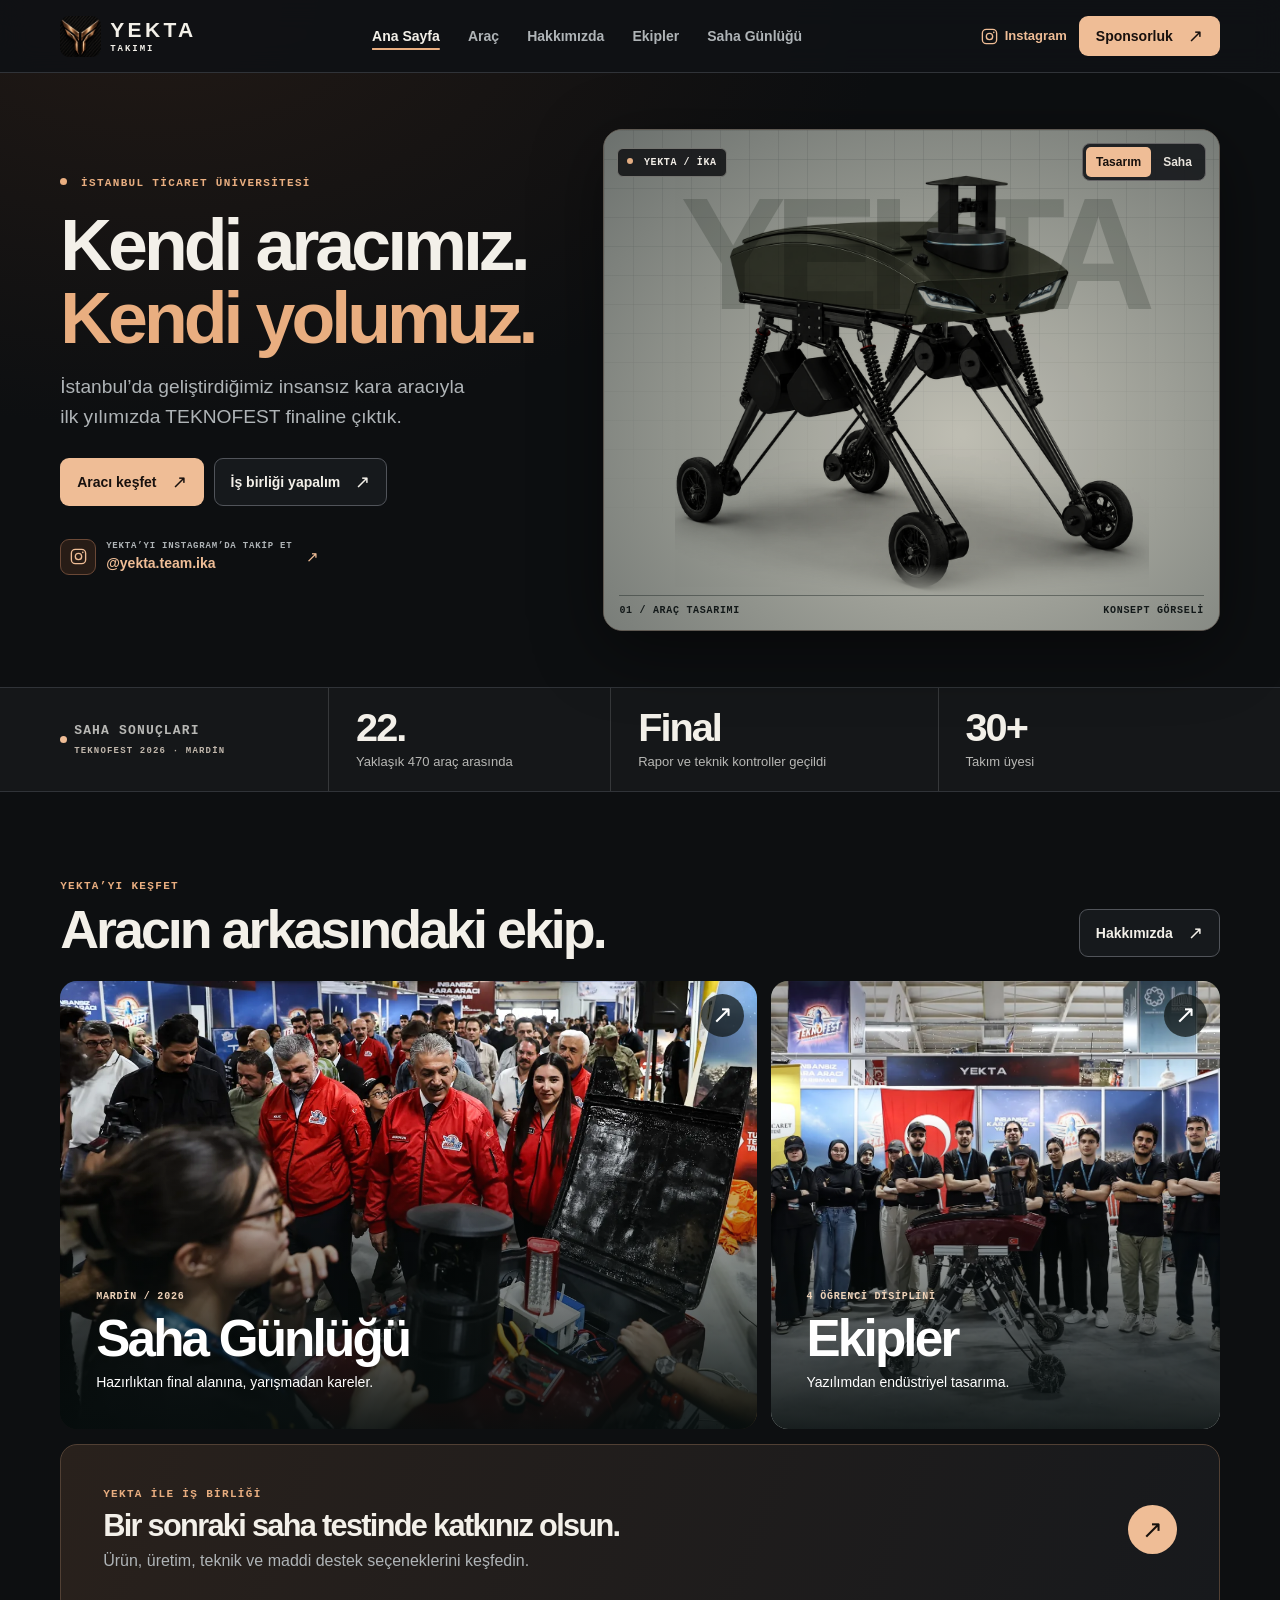
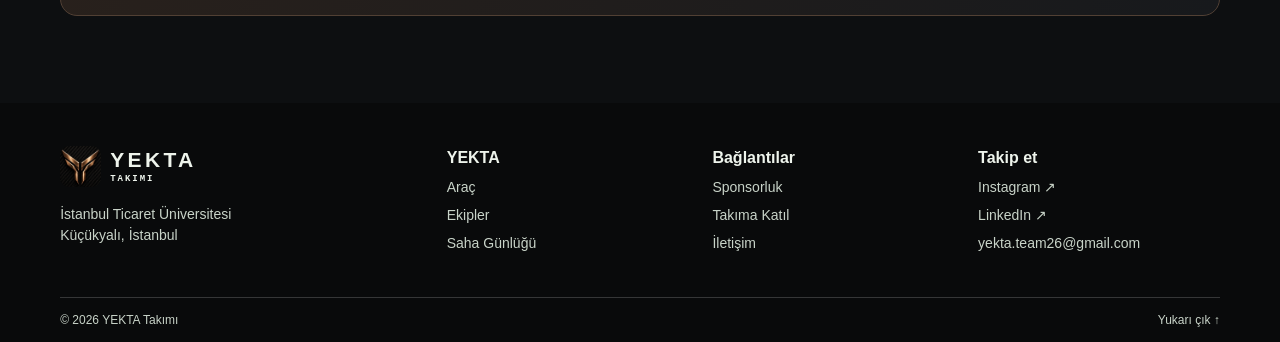
<file: index.html>
<!doctype html>
<html lang="tr">
<head>
<meta charset="utf-8">
<meta name="viewport" content="width=device-width, initial-scale=1">
<meta name="description" content="YEKTA Takımı’nın insansız kara aracını, TEKNOFEST final yolculuğunu ve sponsorluk fırsatlarını keşfedin.">
<meta name="theme-color" content="#101313">
<meta property="og:title" content="İnsansız Kara Aracı | YEKTA Takımı">
<meta property="og:description" content="YEKTA Takımı’nın insansız kara aracını, TEKNOFEST final yolculuğunu ve sponsorluk fırsatlarını keşfedin.">
<meta property="og:type" content="website">
<meta property="og:image" content="https://yektateam.me/assets/demo.webp">
<link rel="icon" href="assets/logo.png">
<link rel="stylesheet" href="style.css">
<script src="script.js" defer></script>
<title>İnsansız Kara Aracı | YEKTA Takımı</title>
</head>
<body>
<a class="skip" href="#main">İçeriğe geç</a>
<header class="site-header">
 <div class="wrap nav-bar">
  <a class="brand" href="index.html" aria-label="YEKTA Takımı ana sayfa"><img src="assets/logo.png" alt="" width="42" height="42"><span>YEKTA <small>TAKIMI</small></span></a>
  <button class="menu-toggle" type="button" aria-expanded="false" aria-controls="nav" hidden>Menü <span aria-hidden="true">☰</span></button>
  <nav id="nav" aria-label="Ana menü"><a href="index.html" aria-current="page">Ana Sayfa</a><a href="projects.html">Araç</a><a href="about.html">Hakkımızda</a><a href="teams.html">Ekipler</a><a href="gallery.html">Saha Günlüğü</a><a class="mobile-sponsor" href="sponsorluk.html">Sponsorluk ↗</a></nav>
  <div class="header-actions"><a class="header-instagram" aria-label="Instagram’da YEKTA" href="https://www.instagram.com/yekta.team.ika/" target="_blank" rel="noopener"><svg viewBox="0 0 24 24" width="19" height="19" fill="none" stroke="currentColor" stroke-width="1.7" aria-hidden="true"><rect x="3" y="3" width="18" height="18" rx="5"/><circle cx="12" cy="12" r="4"/><circle cx="17.4" cy="6.8" r="1" fill="currentColor" stroke="none"/></svg><span>Instagram</span></a><a class="button nav-action" href="sponsorluk.html" >Sponsorluk<span aria-hidden="true">↗</span></a></div>
 </div>
</header>
<main id="main">

<section class="home-hero wrap">
 <div class="hero-copy">
  <p class="eyebrow"><i></i> İstanbul Ticaret Üniversitesi</p>
  <h1>Kendi aracımız.<br><em>Kendi yolumuz.</em></h1>
  <p class="lead">İstanbul’da geliştirdiğimiz insansız kara aracıyla ilk yılımızda TEKNOFEST finaline çıktık.</p>
  <div class="actions"><a class="button primary" href="projects.html" >Aracı keşfet<span aria-hidden="true">↗</span></a><a class="button secondary" href="sponsorluk.html" >İş birliği yapalım<span aria-hidden="true">↗</span></a></div>
  <a class="hero-instagram" href="https://www.instagram.com/yekta.team.ika/" target="_blank" rel="noopener"><span class="ig-mark"><svg viewBox="0 0 24 24" width="19" height="19" fill="none" stroke="currentColor" stroke-width="1.7" aria-hidden="true"><rect x="3" y="3" width="18" height="18" rx="5"/><circle cx="12" cy="12" r="4"/><circle cx="17.4" cy="6.8" r="1" fill="currentColor" stroke="none"/></svg></span><span><small>YEKTA’YI INSTAGRAM’DA TAKİP ET</small><strong>@yekta.team.ika</strong></span><span aria-hidden="true">↗</span></a>
 </div>
 <section class="viewer" aria-label="YEKTA araç vitrini" data-viewer>
    <div class="viewer-toolbar">
      <span class="viewer-id"><i></i> YEKTA / İKA</span>
      <div class="switch" aria-label="Araç görünümü" hidden><button type="button" data-view="design" aria-controls="view-design" aria-pressed="true">Tasarım</button><button type="button" data-view="field" aria-controls="view-field" aria-pressed="false">Saha</button></div>
    </div>
    <figure class="vehicle-frame design-view" id="view-design">
      <div class="grid-lines" aria-hidden="true"></div>
      <span class="vehicle-word" aria-hidden="true">YEKTA</span>
      <img class="render" src="assets/vehicle-design.webp" alt="YEKTA insansız kara aracının tasarım görseli" width="1310" height="1200" fetchpriority="high">
      <figcaption><span>01 / ARAÇ TASARIMI</span><span>KONSEPT GÖRSELİ</span></figcaption>
    </figure>
    <figure class="vehicle-frame field-view" id="view-field" hidden>
      <img src="assets/mardin-angle.webp" alt="YEKTA’nın bordo prototipi Mardin’deki TEKNOFEST yarışma alanında" width="1500" height="999" loading="lazy">
      <figcaption><span>02 / SAHA PROTOTİPİ</span><span>MARDİN · 2026</span></figcaption>
    </figure>
  </section>
</section>
<section class="result-bar" aria-label="YEKTA rakamlarla">
 <div class="wrap results">
  <div class="result-label"><i></i><span>SAHA SONUÇLARI<small>TEKNOFEST 2026 · MARDİN</small></span></div>
  <div><strong>22.</strong><span>Yaklaşık 470 araç arasında</span></div>
  <div><strong>Final</strong><span>Rapor ve teknik kontroller geçildi</span></div>
  <div><strong>30+</strong><span>Takım üyesi</span></div>
 </div>
</section>
<section class="wrap section">
 <div class="section-heading"><div><p class="eyebrow">YEKTA’yı keşfet</p><h2>Aracın arkasındaki ekip.</h2></div><a class="button secondary" href="about.html" >Hakkımızda<span aria-hidden="true">↗</span></a></div>
 <div class="discovery-grid">
  <a class="story story-main" href="gallery.html"><img src="assets/demo.webp" alt="YEKTA aracı TEKNOFEST standında ziyaretçilere tanıtılıyor" loading="lazy" ><div class="story-copy"><small>MARDİN / 2026</small><h3>Saha Günlüğü</h3><p>Hazırlıktan final alanına, yarışmadan kareler.</p></div><b aria-hidden="true">↗</b></a>
  <a class="story story-small" href="teams.html"><img src="assets/mardin-team.webp" alt="TEKNOFEST standında araçla birlikte YEKTA Takımı" loading="lazy" ><div class="story-copy"><small>4 ÖĞRENCİ DİSİPLİNİ</small><h3>Ekipler</h3><p>Yazılımdan endüstriyel tasarıma.</p></div><b aria-hidden="true">↗</b></a>
 </div>
 <a class="partner-banner" href="sponsorluk.html"><div><p class="eyebrow">YEKTA İLE İŞ BİRLİĞİ</p><h3>Bir sonraki saha testinde katkınız olsun.</h3><p>Ürün, üretim, teknik ve maddi destek seçeneklerini keşfedin.</p></div><span aria-hidden="true">↗</span></a>
</section>
</main>
<footer class="site-footer">
 <div class="wrap footer-grid">
  <div><a class="brand" href="index.html" aria-label="YEKTA Takımı ana sayfa"><img src="assets/logo.png" alt="" width="42" height="42"><span>YEKTA <small>TAKIMI</small></span></a><p>İstanbul Ticaret Üniversitesi<br>Küçükyalı, İstanbul</p></div>
  <div><strong>YEKTA</strong><a href="projects.html">Araç</a><a href="teams.html">Ekipler</a><a href="gallery.html">Saha Günlüğü</a></div>
  <div><strong>Bağlantılar</strong><a href="sponsorluk.html">Sponsorluk</a><a href="apply.html">Takıma Katıl</a><a href="contact.html">İletişim</a></div>
  <div><strong>Takip et</strong><a href="https://www.instagram.com/yekta.team.ika/" target="_blank" rel="noopener">Instagram ↗</a><a href="https://www.linkedin.com/company/yekta-team/" target="_blank" rel="noopener">LinkedIn ↗</a><a href="mailto:yekta.team26@gmail.com">yekta.team26@gmail.com</a></div>
 </div>
 <div class="wrap footer-base"><span>© 2026 YEKTA Takımı</span><a href="#main">Yukarı çık ↑</a></div>
</footer>
</body>
</html>
</file>
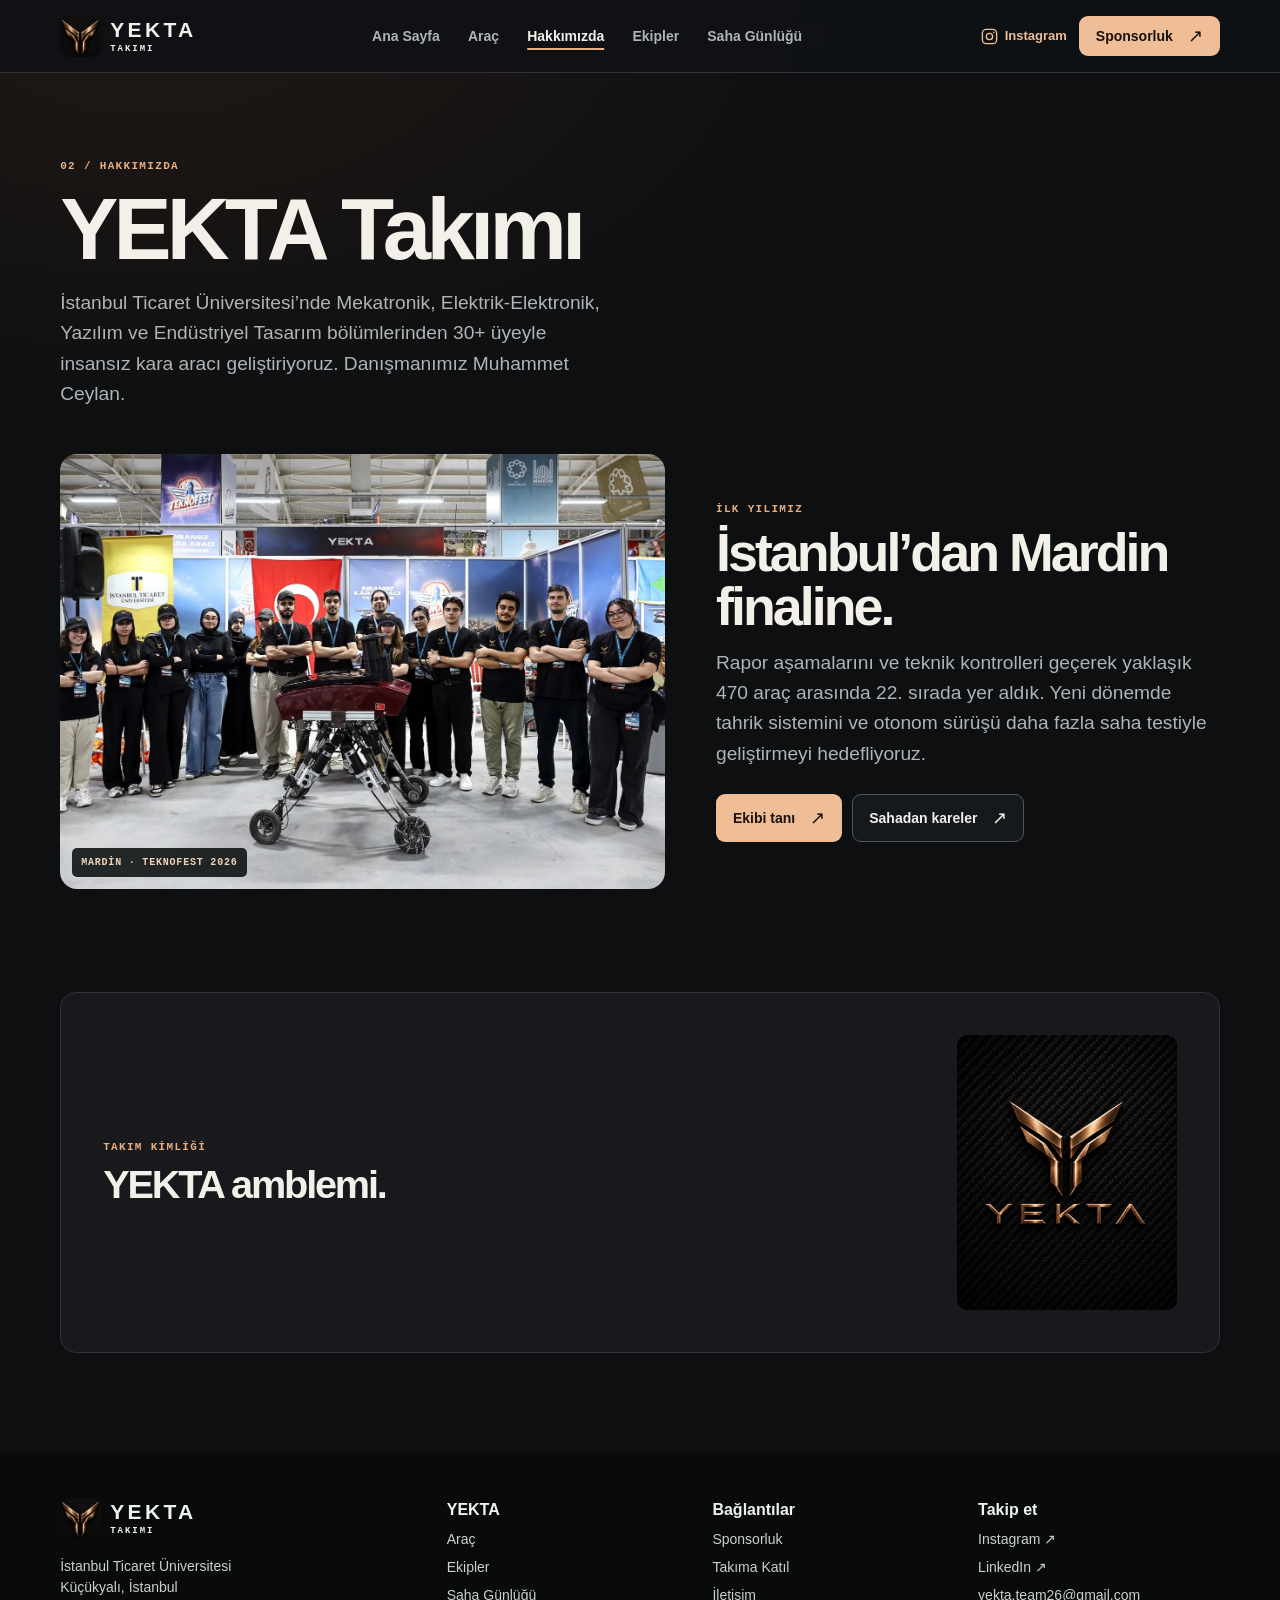
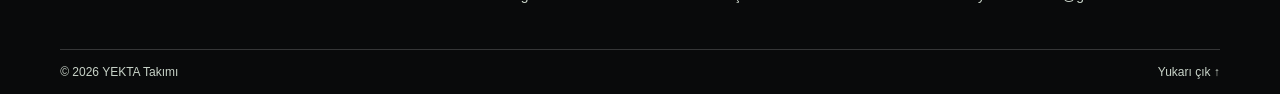
<file: about.html>
<!doctype html>
<html lang="tr">
<head>
<meta charset="utf-8">
<meta name="viewport" content="width=device-width, initial-scale=1">
<meta name="description" content="İstanbul Ticaret Üniversitesi öğrenci Ar-Ge takımı YEKTA hakkında.">
<meta name="theme-color" content="#101313">
<meta property="og:title" content="Hakkımızda | YEKTA Takımı">
<meta property="og:description" content="İstanbul Ticaret Üniversitesi öğrenci Ar-Ge takımı YEKTA hakkında.">
<meta property="og:type" content="website">
<meta property="og:image" content="https://yektateam.me/assets/demo.webp">
<link rel="icon" href="assets/logo.png">
<link rel="stylesheet" href="style.css">
<script src="script.js" defer></script>
<title>Hakkımızda | YEKTA Takımı</title>
</head>
<body>
<a class="skip" href="#main">İçeriğe geç</a>
<header class="site-header">
 <div class="wrap nav-bar">
  <a class="brand" href="index.html" aria-label="YEKTA Takımı ana sayfa"><img src="assets/logo.png" alt="" width="42" height="42"><span>YEKTA <small>TAKIMI</small></span></a>
  <button class="menu-toggle" type="button" aria-expanded="false" aria-controls="nav" hidden>Menü <span aria-hidden="true">☰</span></button>
  <nav id="nav" aria-label="Ana menü"><a href="index.html">Ana Sayfa</a><a href="projects.html">Araç</a><a href="about.html" aria-current="page">Hakkımızda</a><a href="teams.html">Ekipler</a><a href="gallery.html">Saha Günlüğü</a><a class="mobile-sponsor" href="sponsorluk.html">Sponsorluk ↗</a></nav>
  <div class="header-actions"><a class="header-instagram" aria-label="Instagram’da YEKTA" href="https://www.instagram.com/yekta.team.ika/" target="_blank" rel="noopener"><svg viewBox="0 0 24 24" width="19" height="19" fill="none" stroke="currentColor" stroke-width="1.7" aria-hidden="true"><rect x="3" y="3" width="18" height="18" rx="5"/><circle cx="12" cy="12" r="4"/><circle cx="17.4" cy="6.8" r="1" fill="currentColor" stroke="none"/></svg><span>Instagram</span></a><a class="button nav-action" href="sponsorluk.html" >Sponsorluk<span aria-hidden="true">↗</span></a></div>
 </div>
</header>
<main id="main">
<header class="wrap page-intro"><p class="eyebrow">02 / HAKKIMIZDA</p><h1>YEKTA Takımı</h1><p class="lead">İstanbul Ticaret Üniversitesi’nde Mekatronik, Elektrik-Elektronik, Yazılım ve Endüstriyel Tasarım bölümlerinden 30+ üyeyle insansız kara aracı geliştiriyoruz. Danışmanımız Muhammet Ceylan.</p></header>
<section class="wrap feature-grid">
 <figure class="feature-photo"><img src="assets/mardin-team.webp" alt="TEKNOFEST’te YEKTA Takımı" loading="lazy" ><figcaption>MARDİN · TEKNOFEST 2026</figcaption></figure>
 <div class="feature-copy"><p class="eyebrow">İLK YILIMIZ</p><h2>İstanbul’dan Mardin finaline.</h2><p class="lead">Rapor aşamalarını ve teknik kontrolleri geçerek yaklaşık 470 araç arasında 22. sırada yer aldık. Yeni dönemde tahrik sistemini ve otonom sürüşü daha fazla saha testiyle geliştirmeyi hedefliyoruz.</p><div class="actions"><a class="button primary" href="teams.html" >Ekibi tanı<span aria-hidden="true">↗</span></a><a class="button secondary" href="gallery.html" >Sahadan kareler<span aria-hidden="true">↗</span></a></div></div>
</section>
<section class="wrap identity">
 <div><p class="eyebrow">TAKIM KİMLİĞİ</p><h2>YEKTA amblemi.</h2></div>
 <img src="assets/yekta-logo.webp" alt="Karbon dokulu arka plan üzerinde bronz YEKTA amblemi ve takım adı" width="680" height="850" loading="lazy">
</section>
</main>
<footer class="site-footer">
 <div class="wrap footer-grid">
  <div><a class="brand" href="index.html" aria-label="YEKTA Takımı ana sayfa"><img src="assets/logo.png" alt="" width="42" height="42"><span>YEKTA <small>TAKIMI</small></span></a><p>İstanbul Ticaret Üniversitesi<br>Küçükyalı, İstanbul</p></div>
  <div><strong>YEKTA</strong><a href="projects.html">Araç</a><a href="teams.html">Ekipler</a><a href="gallery.html">Saha Günlüğü</a></div>
  <div><strong>Bağlantılar</strong><a href="sponsorluk.html">Sponsorluk</a><a href="apply.html">Takıma Katıl</a><a href="contact.html">İletişim</a></div>
  <div><strong>Takip et</strong><a href="https://www.instagram.com/yekta.team.ika/" target="_blank" rel="noopener">Instagram ↗</a><a href="https://www.linkedin.com/company/yekta-team/" target="_blank" rel="noopener">LinkedIn ↗</a><a href="mailto:yekta.team26@gmail.com">yekta.team26@gmail.com</a></div>
 </div>
 <div class="wrap footer-base"><span>© 2026 YEKTA Takımı</span><a href="#main">Yukarı çık ↑</a></div>
</footer>
</body>
</html>
</file>
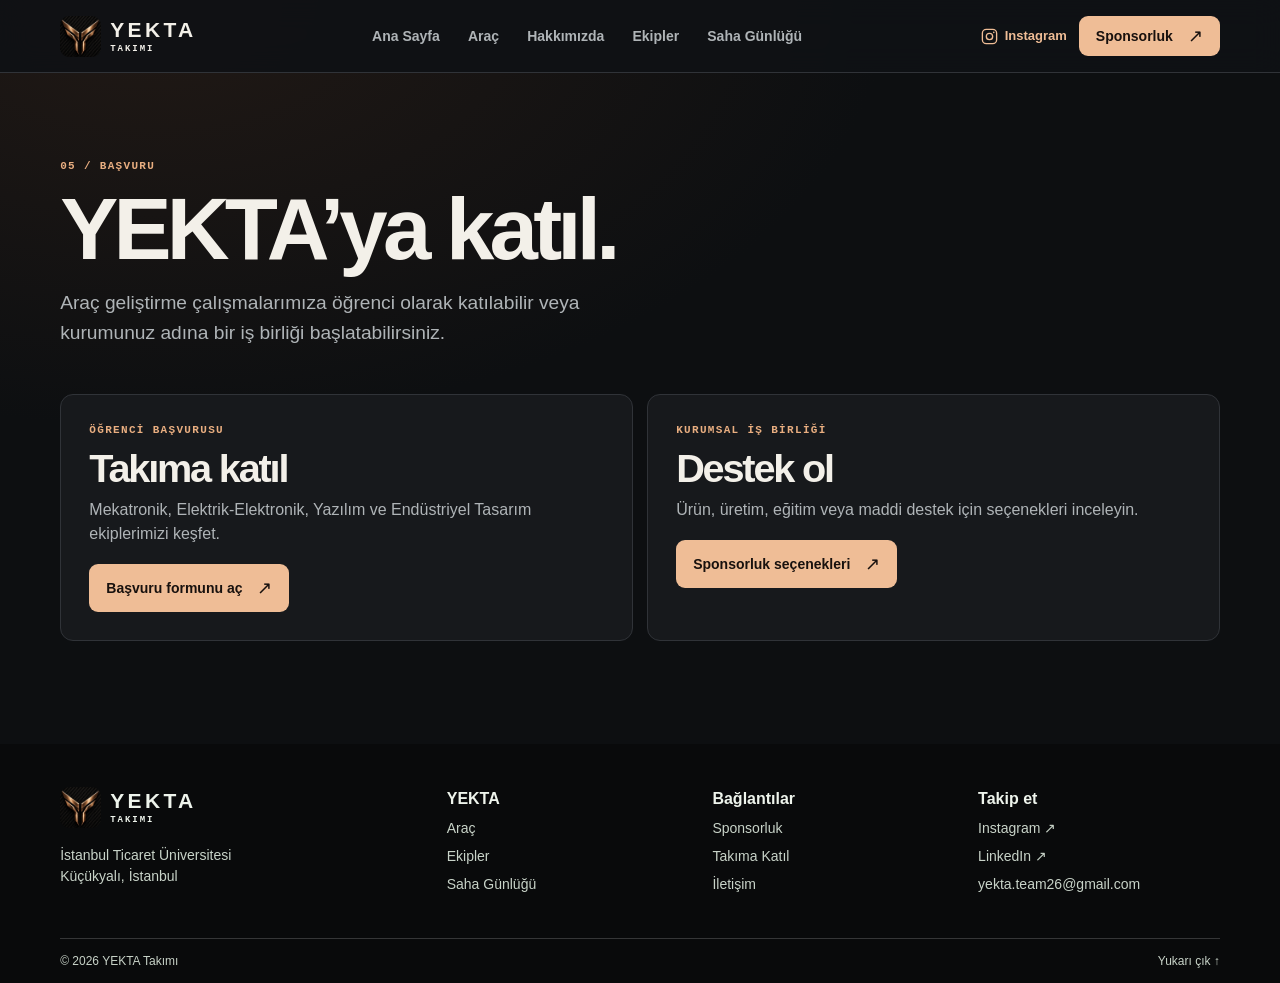
<file: apply.html>
<!doctype html>
<html lang="tr">
<head>
<meta charset="utf-8">
<meta name="viewport" content="width=device-width, initial-scale=1">
<meta name="description" content="YEKTA Takımı’na öğrenci başvurusu ve sponsorluk seçenekleri.">
<meta name="theme-color" content="#101313">
<meta property="og:title" content="Başvuru | YEKTA Takımı">
<meta property="og:description" content="YEKTA Takımı’na öğrenci başvurusu ve sponsorluk seçenekleri.">
<meta property="og:type" content="website">
<meta property="og:image" content="https://yektateam.me/assets/demo.webp">
<link rel="icon" href="assets/logo.png">
<link rel="stylesheet" href="style.css">
<script src="script.js" defer></script>
<title>Başvuru | YEKTA Takımı</title>
</head>
<body>
<a class="skip" href="#main">İçeriğe geç</a>
<header class="site-header">
 <div class="wrap nav-bar">
  <a class="brand" href="index.html" aria-label="YEKTA Takımı ana sayfa"><img src="assets/logo.png" alt="" width="42" height="42"><span>YEKTA <small>TAKIMI</small></span></a>
  <button class="menu-toggle" type="button" aria-expanded="false" aria-controls="nav" hidden>Menü <span aria-hidden="true">☰</span></button>
  <nav id="nav" aria-label="Ana menü"><a href="index.html">Ana Sayfa</a><a href="projects.html">Araç</a><a href="about.html">Hakkımızda</a><a href="teams.html">Ekipler</a><a href="gallery.html">Saha Günlüğü</a><a class="mobile-sponsor" href="sponsorluk.html">Sponsorluk ↗</a></nav>
  <div class="header-actions"><a class="header-instagram" aria-label="Instagram’da YEKTA" href="https://www.instagram.com/yekta.team.ika/" target="_blank" rel="noopener"><svg viewBox="0 0 24 24" width="19" height="19" fill="none" stroke="currentColor" stroke-width="1.7" aria-hidden="true"><rect x="3" y="3" width="18" height="18" rx="5"/><circle cx="12" cy="12" r="4"/><circle cx="17.4" cy="6.8" r="1" fill="currentColor" stroke="none"/></svg><span>Instagram</span></a><a class="button nav-action" href="sponsorluk.html" >Sponsorluk<span aria-hidden="true">↗</span></a></div>
 </div>
</header>
<main id="main">
<header class="wrap page-intro"><p class="eyebrow">05 / BAŞVURU</p><h1>YEKTA’ya katıl.</h1><p class="lead">Araç geliştirme çalışmalarımıza öğrenci olarak katılabilir veya kurumunuz adına bir iş birliği başlatabilirsiniz.</p></header>
<section class="wrap choice-grid">
 <article><p class="eyebrow">ÖĞRENCİ BAŞVURUSU</p><h2>Takıma katıl</h2><p>Mekatronik, Elektrik-Elektronik, Yazılım ve Endüstriyel Tasarım ekiplerimizi keşfet.</p><a class="button primary" href="https://forms.gle/cr97oegYqD5GUCSR9" target="_blank" rel="noopener">Başvuru formunu aç<span aria-hidden="true">↗</span></a></article>
 <article><p class="eyebrow">KURUMSAL İŞ BİRLİĞİ</p><h2>Destek ol</h2><p>Ürün, üretim, eğitim veya maddi destek için seçenekleri inceleyin.</p><a class="button primary" href="sponsorluk.html" >Sponsorluk seçenekleri<span aria-hidden="true">↗</span></a></article>
</section>
</main>
<footer class="site-footer">
 <div class="wrap footer-grid">
  <div><a class="brand" href="index.html" aria-label="YEKTA Takımı ana sayfa"><img src="assets/logo.png" alt="" width="42" height="42"><span>YEKTA <small>TAKIMI</small></span></a><p>İstanbul Ticaret Üniversitesi<br>Küçükyalı, İstanbul</p></div>
  <div><strong>YEKTA</strong><a href="projects.html">Araç</a><a href="teams.html">Ekipler</a><a href="gallery.html">Saha Günlüğü</a></div>
  <div><strong>Bağlantılar</strong><a href="sponsorluk.html">Sponsorluk</a><a href="apply.html">Takıma Katıl</a><a href="contact.html">İletişim</a></div>
  <div><strong>Takip et</strong><a href="https://www.instagram.com/yekta.team.ika/" target="_blank" rel="noopener">Instagram ↗</a><a href="https://www.linkedin.com/company/yekta-team/" target="_blank" rel="noopener">LinkedIn ↗</a><a href="mailto:yekta.team26@gmail.com">yekta.team26@gmail.com</a></div>
 </div>
 <div class="wrap footer-base"><span>© 2026 YEKTA Takımı</span><a href="#main">Yukarı çık ↑</a></div>
</footer>
</body>
</html>
</file>
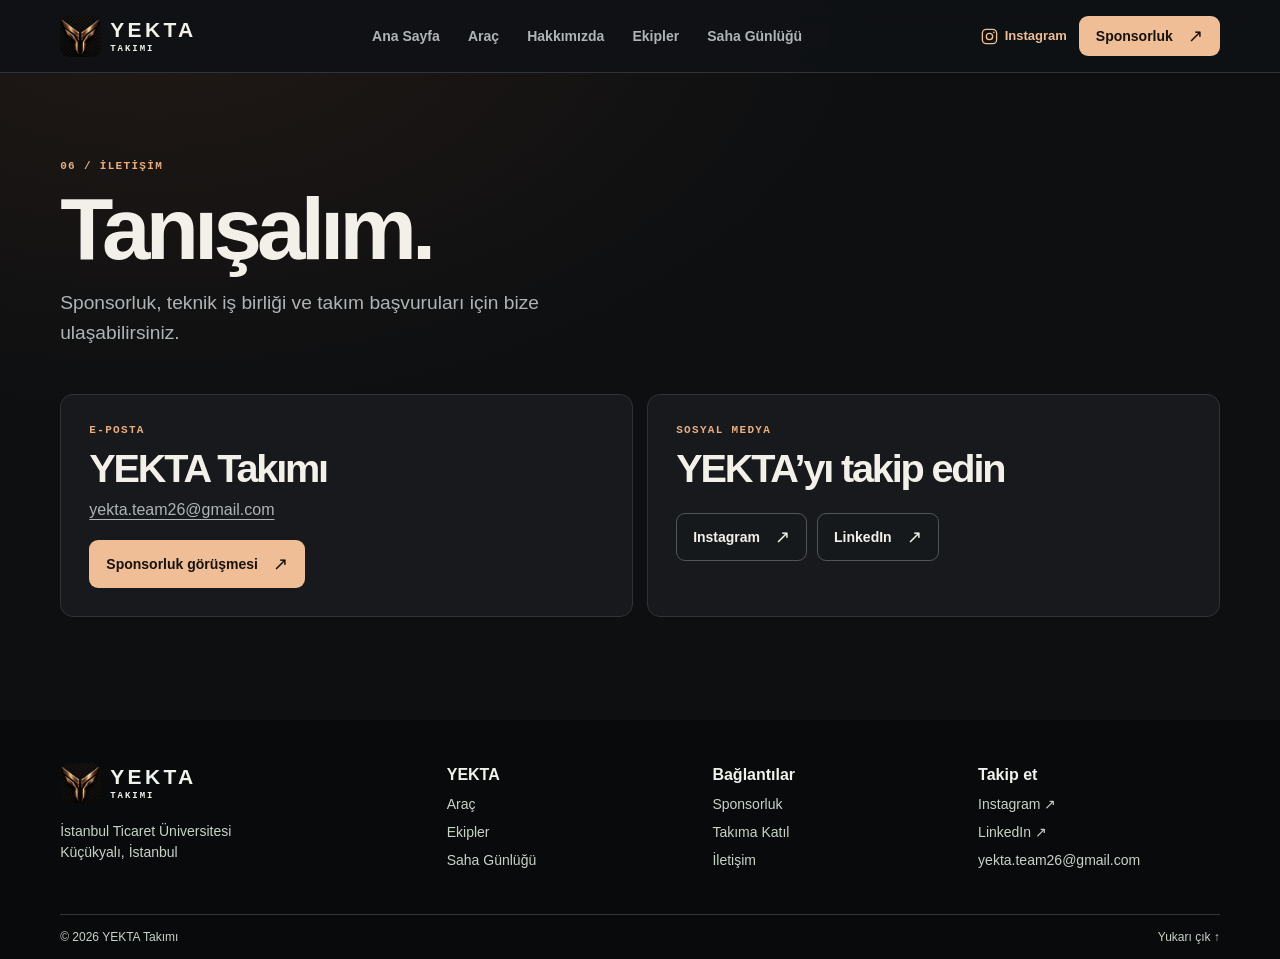
<file: contact.html>
<!doctype html>
<html lang="tr">
<head>
<meta charset="utf-8">
<meta name="viewport" content="width=device-width, initial-scale=1">
<meta name="description" content="YEKTA Takımı iletişim kanalları.">
<meta name="theme-color" content="#101313">
<meta property="og:title" content="İletişim | YEKTA Takımı">
<meta property="og:description" content="YEKTA Takımı iletişim kanalları.">
<meta property="og:type" content="website">
<meta property="og:image" content="https://yektateam.me/assets/demo.webp">
<link rel="icon" href="assets/logo.png">
<link rel="stylesheet" href="style.css">
<script src="script.js" defer></script>
<title>İletişim | YEKTA Takımı</title>
</head>
<body>
<a class="skip" href="#main">İçeriğe geç</a>
<header class="site-header">
 <div class="wrap nav-bar">
  <a class="brand" href="index.html" aria-label="YEKTA Takımı ana sayfa"><img src="assets/logo.png" alt="" width="42" height="42"><span>YEKTA <small>TAKIMI</small></span></a>
  <button class="menu-toggle" type="button" aria-expanded="false" aria-controls="nav" hidden>Menü <span aria-hidden="true">☰</span></button>
  <nav id="nav" aria-label="Ana menü"><a href="index.html">Ana Sayfa</a><a href="projects.html">Araç</a><a href="about.html">Hakkımızda</a><a href="teams.html">Ekipler</a><a href="gallery.html">Saha Günlüğü</a><a class="mobile-sponsor" href="sponsorluk.html">Sponsorluk ↗</a></nav>
  <div class="header-actions"><a class="header-instagram" aria-label="Instagram’da YEKTA" href="https://www.instagram.com/yekta.team.ika/" target="_blank" rel="noopener"><svg viewBox="0 0 24 24" width="19" height="19" fill="none" stroke="currentColor" stroke-width="1.7" aria-hidden="true"><rect x="3" y="3" width="18" height="18" rx="5"/><circle cx="12" cy="12" r="4"/><circle cx="17.4" cy="6.8" r="1" fill="currentColor" stroke="none"/></svg><span>Instagram</span></a><a class="button nav-action" href="sponsorluk.html" >Sponsorluk<span aria-hidden="true">↗</span></a></div>
 </div>
</header>
<main id="main">
<header class="wrap page-intro"><p class="eyebrow">06 / İLETİŞİM</p><h1>Tanışalım.</h1><p class="lead">Sponsorluk, teknik iş birliği ve takım başvuruları için bize ulaşabilirsiniz.</p></header>
<section class="wrap choice-grid">
 <article><p class="eyebrow">E-POSTA</p><h2>YEKTA Takımı</h2><p><a class="under" href="mailto:yekta.team26@gmail.com">yekta.team26@gmail.com</a></p><a class="button primary" href="mailto:yekta.team26@gmail.com?subject=YEKTA%20%7C%20Sponsorluk%20g%C3%B6r%C3%BC%C5%9Fmesi" >Sponsorluk görüşmesi<span aria-hidden="true">↗</span></a></article>
 <article><p class="eyebrow">SOSYAL MEDYA</p><h2>YEKTA’yı takip edin</h2><div class="actions"><a class="button secondary" href="https://www.instagram.com/yekta.team.ika/" target="_blank" rel="noopener">Instagram<span aria-hidden="true">↗</span></a><a class="button secondary" href="https://www.linkedin.com/company/yekta-team/" target="_blank" rel="noopener">LinkedIn<span aria-hidden="true">↗</span></a></div></article>
</section>
</main>
<footer class="site-footer">
 <div class="wrap footer-grid">
  <div><a class="brand" href="index.html" aria-label="YEKTA Takımı ana sayfa"><img src="assets/logo.png" alt="" width="42" height="42"><span>YEKTA <small>TAKIMI</small></span></a><p>İstanbul Ticaret Üniversitesi<br>Küçükyalı, İstanbul</p></div>
  <div><strong>YEKTA</strong><a href="projects.html">Araç</a><a href="teams.html">Ekipler</a><a href="gallery.html">Saha Günlüğü</a></div>
  <div><strong>Bağlantılar</strong><a href="sponsorluk.html">Sponsorluk</a><a href="apply.html">Takıma Katıl</a><a href="contact.html">İletişim</a></div>
  <div><strong>Takip et</strong><a href="https://www.instagram.com/yekta.team.ika/" target="_blank" rel="noopener">Instagram ↗</a><a href="https://www.linkedin.com/company/yekta-team/" target="_blank" rel="noopener">LinkedIn ↗</a><a href="mailto:yekta.team26@gmail.com">yekta.team26@gmail.com</a></div>
 </div>
 <div class="wrap footer-base"><span>© 2026 YEKTA Takımı</span><a href="#main">Yukarı çık ↑</a></div>
</footer>
</body>
</html>
</file>
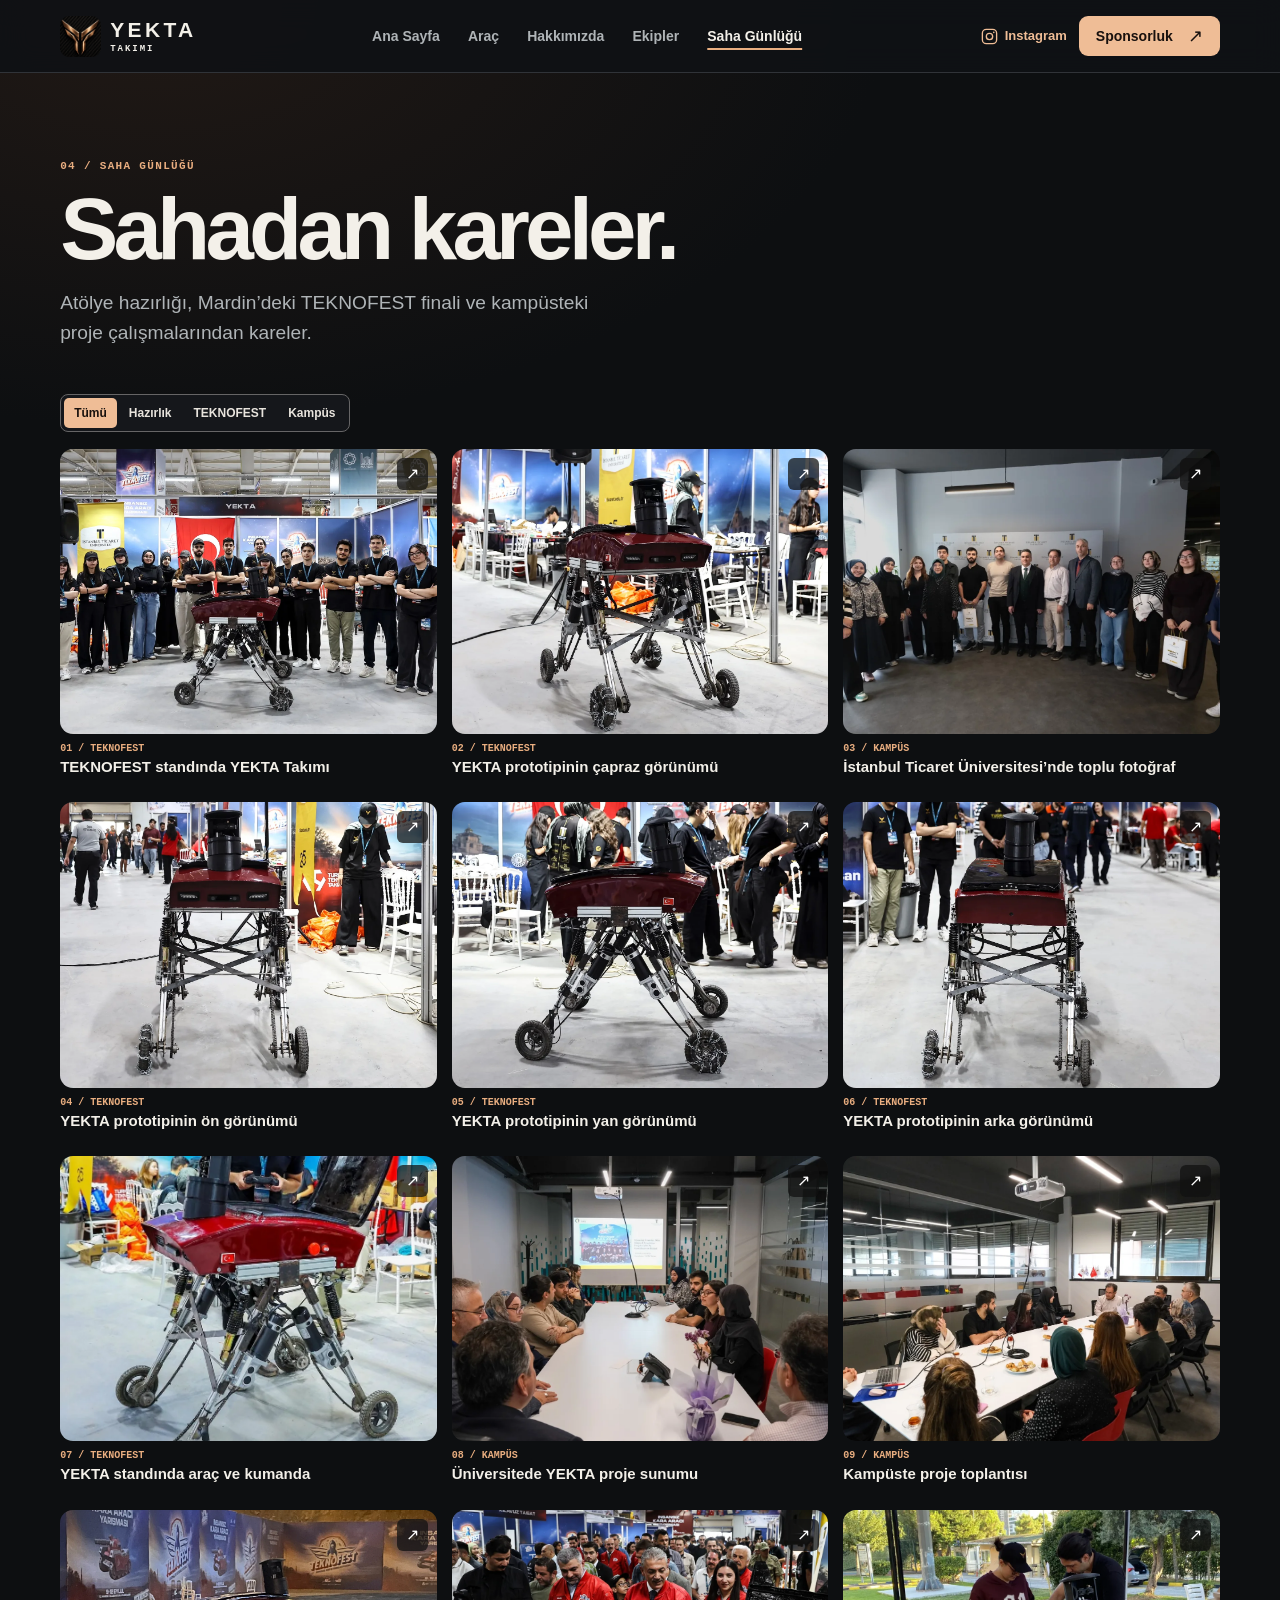
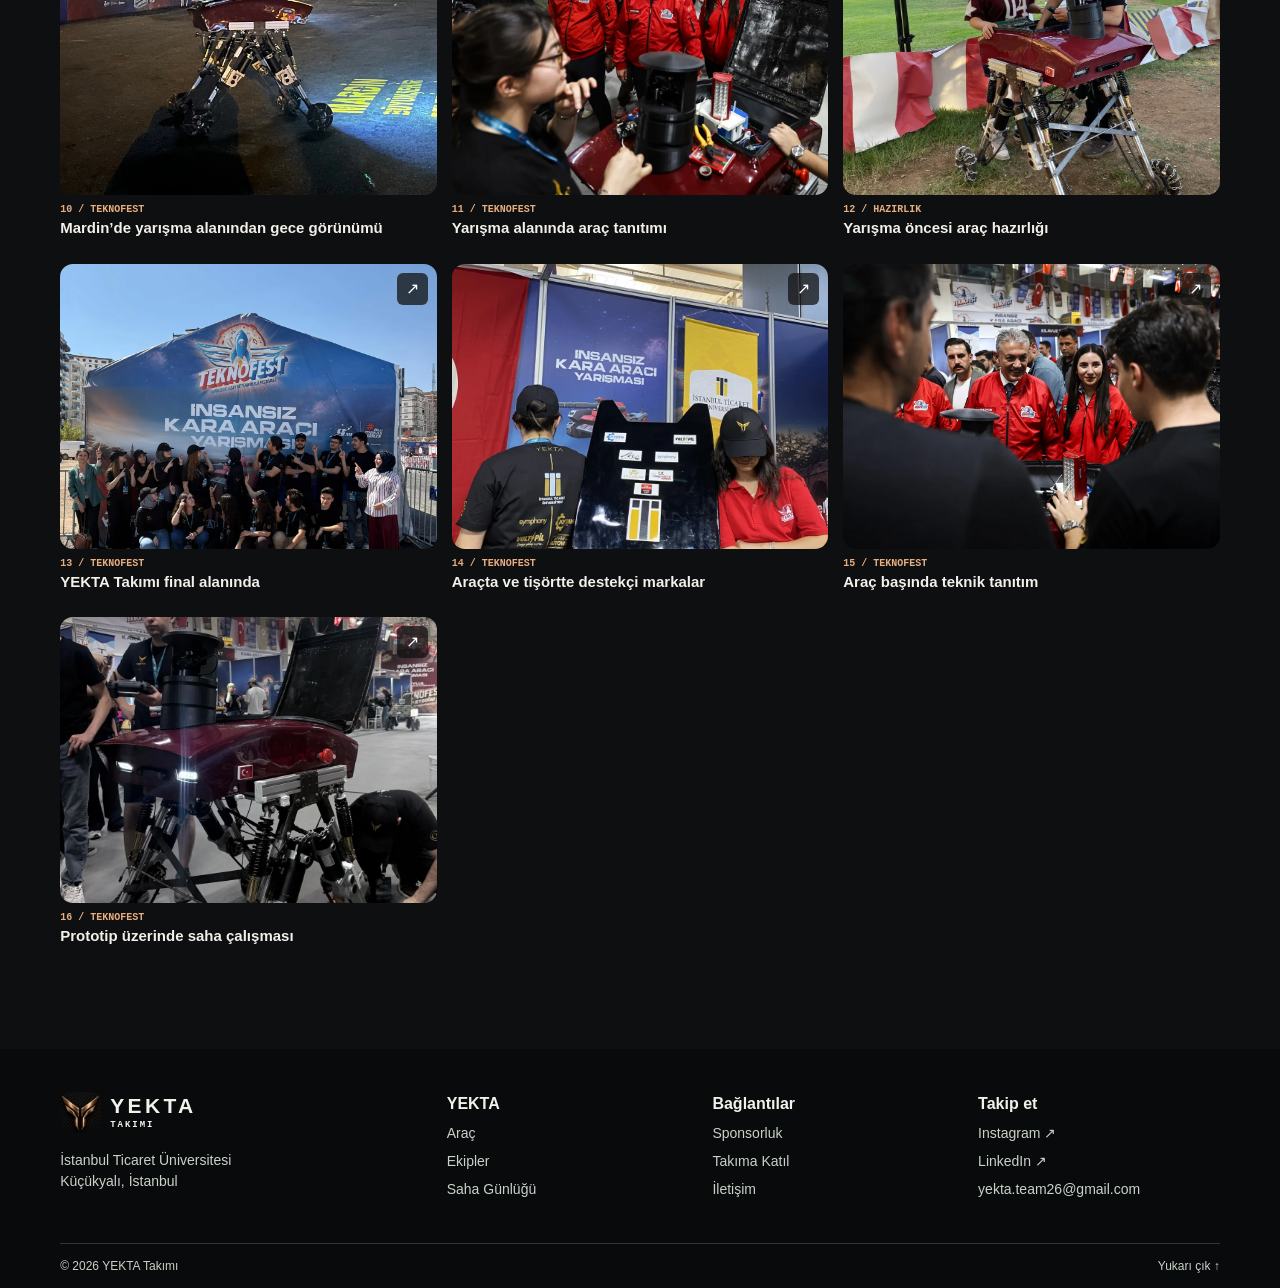
<file: gallery.html>
<!doctype html>
<html lang="tr">
<head>
<meta charset="utf-8">
<meta name="viewport" content="width=device-width, initial-scale=1">
<meta name="description" content="YEKTA’nın hazırlık ve TEKNOFEST 2026 final fotoğrafları.">
<meta name="theme-color" content="#101313">
<meta property="og:title" content="Saha Günlüğü | YEKTA Takımı">
<meta property="og:description" content="YEKTA’nın hazırlık ve TEKNOFEST 2026 final fotoğrafları.">
<meta property="og:type" content="website">
<meta property="og:image" content="https://yektateam.me/assets/demo.webp">
<link rel="icon" href="assets/logo.png">
<link rel="stylesheet" href="style.css">
<script src="script.js" defer></script>
<title>Saha Günlüğü | YEKTA Takımı</title>
</head>
<body>
<a class="skip" href="#main">İçeriğe geç</a>
<header class="site-header">
 <div class="wrap nav-bar">
  <a class="brand" href="index.html" aria-label="YEKTA Takımı ana sayfa"><img src="assets/logo.png" alt="" width="42" height="42"><span>YEKTA <small>TAKIMI</small></span></a>
  <button class="menu-toggle" type="button" aria-expanded="false" aria-controls="nav" hidden>Menü <span aria-hidden="true">☰</span></button>
  <nav id="nav" aria-label="Ana menü"><a href="index.html">Ana Sayfa</a><a href="projects.html">Araç</a><a href="about.html">Hakkımızda</a><a href="teams.html">Ekipler</a><a href="gallery.html" aria-current="page">Saha Günlüğü</a><a class="mobile-sponsor" href="sponsorluk.html">Sponsorluk ↗</a></nav>
  <div class="header-actions"><a class="header-instagram" aria-label="Instagram’da YEKTA" href="https://www.instagram.com/yekta.team.ika/" target="_blank" rel="noopener"><svg viewBox="0 0 24 24" width="19" height="19" fill="none" stroke="currentColor" stroke-width="1.7" aria-hidden="true"><rect x="3" y="3" width="18" height="18" rx="5"/><circle cx="12" cy="12" r="4"/><circle cx="17.4" cy="6.8" r="1" fill="currentColor" stroke="none"/></svg><span>Instagram</span></a><a class="button nav-action" href="sponsorluk.html" >Sponsorluk<span aria-hidden="true">↗</span></a></div>
 </div>
</header>
<main id="main">
<header class="wrap page-intro"><p class="eyebrow">04 / SAHA GÜNLÜĞÜ</p><h1>Sahadan kareler.</h1><p class="lead">Atölye hazırlığı, Mardin’deki TEKNOFEST finali ve kampüsteki proje çalışmalarından kareler.</p></header>
<section class="wrap gallery-section">
 <div class="gallery-controls switch" aria-label="Fotoğrafları filtrele" hidden><button type="button" data-filter="all" aria-pressed="true">Tümü</button><button type="button" data-filter="HAZIRLIK" aria-pressed="false">Hazırlık</button><button type="button" data-filter="TEKNOFEST" aria-pressed="false">TEKNOFEST</button><button type="button" data-filter="KAMPÜS" aria-pressed="false">Kampüs</button></div>
 <div class="gallery-grid"><figure data-category="TEKNOFEST"><a class="gallery-link" href="assets/mardin-team.webp" aria-label="TEKNOFEST standında YEKTA Takımı fotoğrafını büyüt"><img src="assets/mardin-team.webp" alt="TEKNOFEST standında YEKTA Takımı" loading="lazy" ><span aria-hidden="true">↗</span></a><figcaption><small>01 / TEKNOFEST</small>TEKNOFEST standında YEKTA Takımı</figcaption></figure><figure data-category="TEKNOFEST"><a class="gallery-link" href="assets/mardin-angle.webp" aria-label="YEKTA prototipinin çapraz görünümü fotoğrafını büyüt"><img src="assets/mardin-angle.webp" alt="YEKTA prototipinin çapraz görünümü" loading="lazy" ><span aria-hidden="true">↗</span></a><figcaption><small>02 / TEKNOFEST</small>YEKTA prototipinin çapraz görünümü</figcaption></figure><figure data-category="KAMPÜS"><a class="gallery-link" href="assets/campus-group.webp" aria-label="İstanbul Ticaret Üniversitesi’nde toplu fotoğraf fotoğrafını büyüt"><img src="assets/campus-group.webp" alt="İstanbul Ticaret Üniversitesi’nde toplu fotoğraf" loading="lazy" ><span aria-hidden="true">↗</span></a><figcaption><small>03 / KAMPÜS</small>İstanbul Ticaret Üniversitesi’nde toplu fotoğraf</figcaption></figure><figure data-category="TEKNOFEST"><a class="gallery-link" href="assets/mardin-front.webp" aria-label="YEKTA prototipinin ön görünümü fotoğrafını büyüt"><img src="assets/mardin-front.webp" alt="YEKTA prototipinin ön görünümü" loading="lazy" ><span aria-hidden="true">↗</span></a><figcaption><small>04 / TEKNOFEST</small>YEKTA prototipinin ön görünümü</figcaption></figure><figure data-category="TEKNOFEST"><a class="gallery-link" href="assets/mardin-side.webp" aria-label="YEKTA prototipinin yan görünümü fotoğrafını büyüt"><img src="assets/mardin-side.webp" alt="YEKTA prototipinin yan görünümü" loading="lazy" ><span aria-hidden="true">↗</span></a><figcaption><small>05 / TEKNOFEST</small>YEKTA prototipinin yan görünümü</figcaption></figure><figure data-category="TEKNOFEST"><a class="gallery-link" href="assets/mardin-rear.webp" aria-label="YEKTA prototipinin arka görünümü fotoğrafını büyüt"><img src="assets/mardin-rear.webp" alt="YEKTA prototipinin arka görünümü" loading="lazy" ><span aria-hidden="true">↗</span></a><figcaption><small>06 / TEKNOFEST</small>YEKTA prototipinin arka görünümü</figcaption></figure><figure data-category="TEKNOFEST"><a class="gallery-link" href="assets/mardin-stand.webp" aria-label="YEKTA standında araç ve kumanda fotoğrafını büyüt"><img src="assets/mardin-stand.webp" alt="YEKTA standında araç ve kumanda" loading="lazy" ><span aria-hidden="true">↗</span></a><figcaption><small>07 / TEKNOFEST</small>YEKTA standında araç ve kumanda</figcaption></figure><figure data-category="KAMPÜS"><a class="gallery-link" href="assets/campus-presentation.webp" aria-label="Üniversitede YEKTA proje sunumu fotoğrafını büyüt"><img src="assets/campus-presentation.webp" alt="Üniversitede YEKTA proje sunumu" loading="lazy" ><span aria-hidden="true">↗</span></a><figcaption><small>08 / KAMPÜS</small>Üniversitede YEKTA proje sunumu</figcaption></figure><figure data-category="KAMPÜS"><a class="gallery-link" href="assets/campus-meeting.webp" aria-label="Kampüste proje toplantısı fotoğrafını büyüt"><img src="assets/campus-meeting.webp" alt="Kampüste proje toplantısı" loading="lazy" ><span aria-hidden="true">↗</span></a><figcaption><small>09 / KAMPÜS</small>Kampüste proje toplantısı</figcaption></figure><figure data-category="TEKNOFEST"><a class="gallery-link" href="assets/hero.webp" aria-label="Mardin’de yarışma alanından gece görünümü fotoğrafını büyüt"><img src="assets/hero.webp" alt="Mardin’de yarışma alanından gece görünümü" loading="lazy" ><span aria-hidden="true">↗</span></a><figcaption><small>10 / TEKNOFEST</small>Mardin’de yarışma alanından gece görünümü</figcaption></figure><figure data-category="TEKNOFEST"><a class="gallery-link" href="assets/demo.webp" aria-label="Yarışma alanında araç tanıtımı fotoğrafını büyüt"><img src="assets/demo.webp" alt="Yarışma alanında araç tanıtımı" loading="lazy" ><span aria-hidden="true">↗</span></a><figcaption><small>11 / TEKNOFEST</small>Yarışma alanında araç tanıtımı</figcaption></figure><figure data-category="HAZIRLIK"><a class="gallery-link" href="assets/workshop.webp" aria-label="Yarışma öncesi araç hazırlığı fotoğrafını büyüt"><img src="assets/workshop.webp" alt="Yarışma öncesi araç hazırlığı" loading="lazy" ><span aria-hidden="true">↗</span></a><figcaption><small>12 / HAZIRLIK</small>Yarışma öncesi araç hazırlığı</figcaption></figure><figure data-category="TEKNOFEST"><a class="gallery-link" href="assets/final.webp" aria-label="YEKTA Takımı final alanında fotoğrafını büyüt"><img src="assets/final.webp" alt="YEKTA Takımı final alanında" loading="lazy" ><span aria-hidden="true">↗</span></a><figcaption><small>13 / TEKNOFEST</small>YEKTA Takımı final alanında</figcaption></figure><figure data-category="TEKNOFEST"><a class="gallery-link" href="assets/stand.webp" aria-label="Araçta ve tişörtte destekçi markalar fotoğrafını büyüt"><img src="assets/stand.webp" alt="Araçta ve tişörtte destekçi markalar" loading="lazy" ><span aria-hidden="true">↗</span></a><figcaption><small>14 / TEKNOFEST</small>Araçta ve tişörtte destekçi markalar</figcaption></figure><figure data-category="TEKNOFEST"><a class="gallery-link" href="assets/inspection.webp" aria-label="Araç başında teknik tanıtım fotoğrafını büyüt"><img src="assets/inspection.webp" alt="Araç başında teknik tanıtım" loading="lazy" ><span aria-hidden="true">↗</span></a><figcaption><small>15 / TEKNOFEST</small>Araç başında teknik tanıtım</figcaption></figure><figure data-category="TEKNOFEST"><a class="gallery-link" href="assets/day.webp" aria-label="Prototip üzerinde saha çalışması fotoğrafını büyüt"><img src="assets/day.webp" alt="Prototip üzerinde saha çalışması" loading="lazy" ><span aria-hidden="true">↗</span></a><figcaption><small>16 / TEKNOFEST</small>Prototip üzerinde saha çalışması</figcaption></figure></div>
</section>
<dialog class="lightbox" aria-label="Saha fotoğrafı"><div class="lightbox-inner"><form method="dialog"><button aria-label="Fotoğrafı kapat">×</button></form><img alt=""><p></p></div></dialog>
</main>
<footer class="site-footer">
 <div class="wrap footer-grid">
  <div><a class="brand" href="index.html" aria-label="YEKTA Takımı ana sayfa"><img src="assets/logo.png" alt="" width="42" height="42"><span>YEKTA <small>TAKIMI</small></span></a><p>İstanbul Ticaret Üniversitesi<br>Küçükyalı, İstanbul</p></div>
  <div><strong>YEKTA</strong><a href="projects.html">Araç</a><a href="teams.html">Ekipler</a><a href="gallery.html">Saha Günlüğü</a></div>
  <div><strong>Bağlantılar</strong><a href="sponsorluk.html">Sponsorluk</a><a href="apply.html">Takıma Katıl</a><a href="contact.html">İletişim</a></div>
  <div><strong>Takip et</strong><a href="https://www.instagram.com/yekta.team.ika/" target="_blank" rel="noopener">Instagram ↗</a><a href="https://www.linkedin.com/company/yekta-team/" target="_blank" rel="noopener">LinkedIn ↗</a><a href="mailto:yekta.team26@gmail.com">yekta.team26@gmail.com</a></div>
 </div>
 <div class="wrap footer-base"><span>© 2026 YEKTA Takımı</span><a href="#main">Yukarı çık ↑</a></div>
</footer>
</body>
</html>
</file>
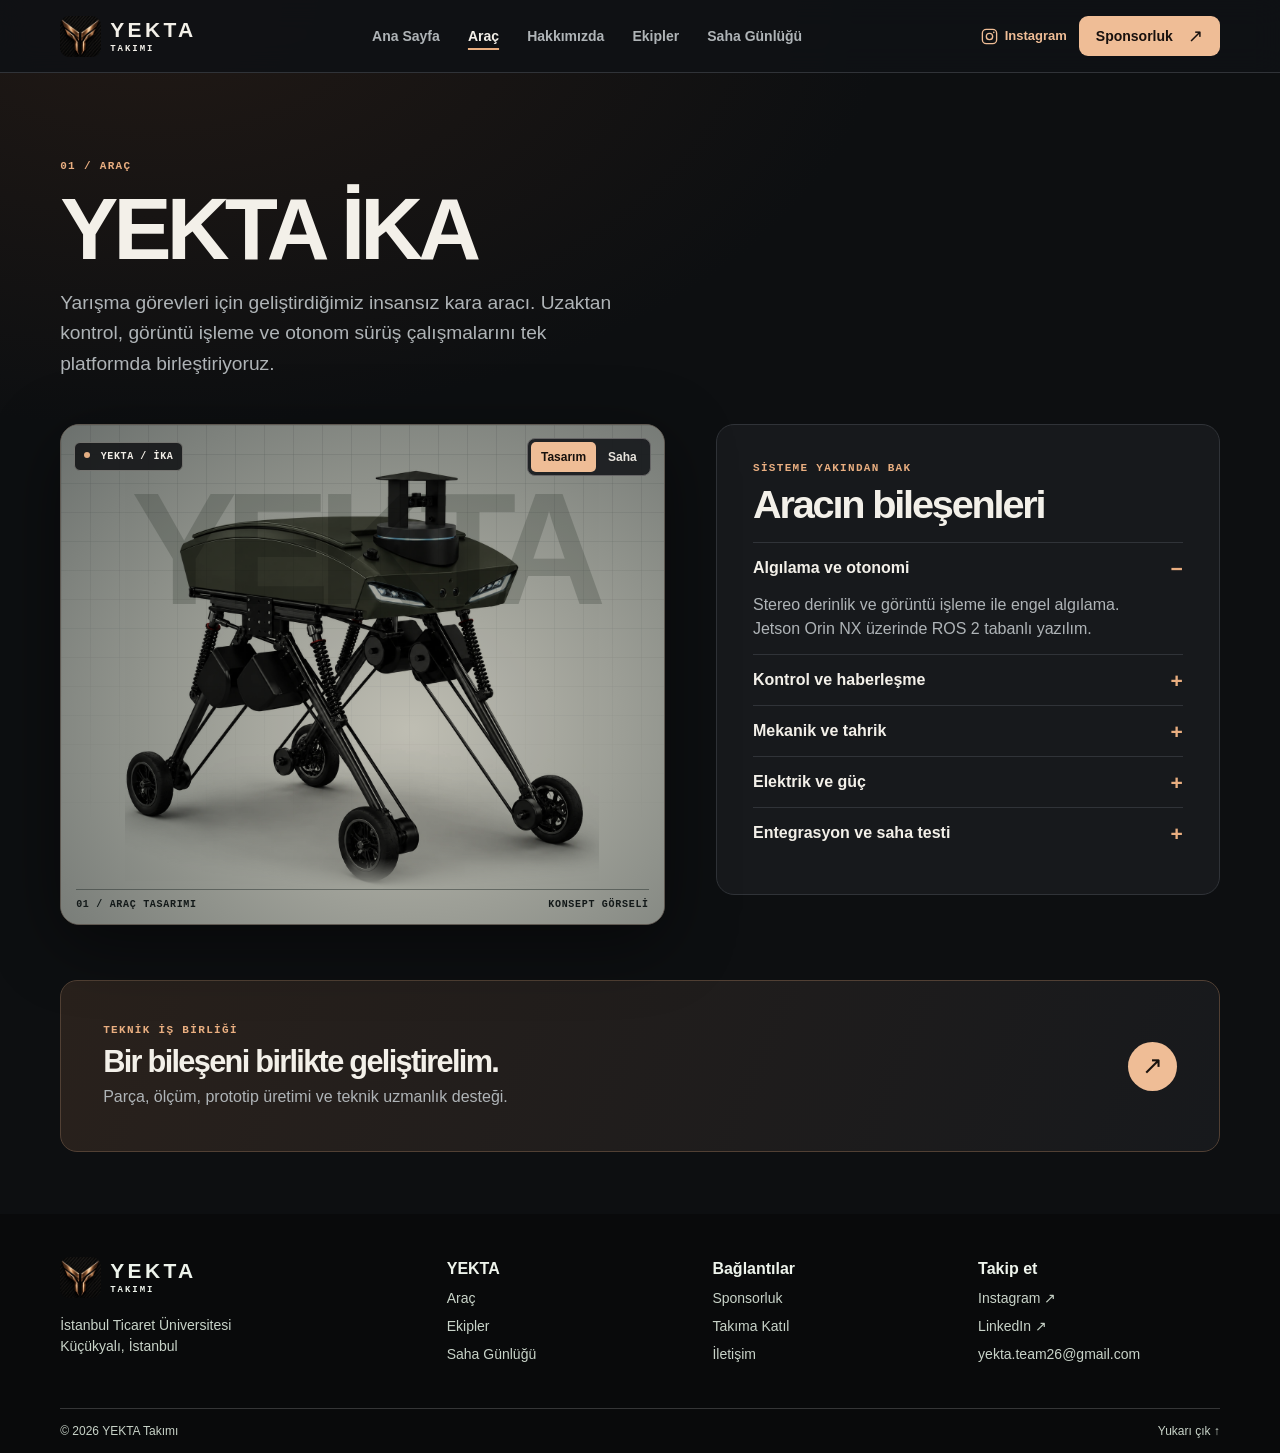
<file: projects.html>
<!doctype html>
<html lang="tr">
<head>
<meta charset="utf-8">
<meta name="viewport" content="width=device-width, initial-scale=1">
<meta name="description" content="YEKTA’nın araç tasarımı, algılama, kontrol ve tahrik çalışmaları.">
<meta name="theme-color" content="#101313">
<meta property="og:title" content="Araç | YEKTA Takımı">
<meta property="og:description" content="YEKTA’nın araç tasarımı, algılama, kontrol ve tahrik çalışmaları.">
<meta property="og:type" content="website">
<meta property="og:image" content="https://yektateam.me/assets/demo.webp">
<link rel="icon" href="assets/logo.png">
<link rel="stylesheet" href="style.css">
<script src="script.js" defer></script>
<title>Araç | YEKTA Takımı</title>
</head>
<body>
<a class="skip" href="#main">İçeriğe geç</a>
<header class="site-header">
 <div class="wrap nav-bar">
  <a class="brand" href="index.html" aria-label="YEKTA Takımı ana sayfa"><img src="assets/logo.png" alt="" width="42" height="42"><span>YEKTA <small>TAKIMI</small></span></a>
  <button class="menu-toggle" type="button" aria-expanded="false" aria-controls="nav" hidden>Menü <span aria-hidden="true">☰</span></button>
  <nav id="nav" aria-label="Ana menü"><a href="index.html">Ana Sayfa</a><a href="projects.html" aria-current="page">Araç</a><a href="about.html">Hakkımızda</a><a href="teams.html">Ekipler</a><a href="gallery.html">Saha Günlüğü</a><a class="mobile-sponsor" href="sponsorluk.html">Sponsorluk ↗</a></nav>
  <div class="header-actions"><a class="header-instagram" aria-label="Instagram’da YEKTA" href="https://www.instagram.com/yekta.team.ika/" target="_blank" rel="noopener"><svg viewBox="0 0 24 24" width="19" height="19" fill="none" stroke="currentColor" stroke-width="1.7" aria-hidden="true"><rect x="3" y="3" width="18" height="18" rx="5"/><circle cx="12" cy="12" r="4"/><circle cx="17.4" cy="6.8" r="1" fill="currentColor" stroke="none"/></svg><span>Instagram</span></a><a class="button nav-action" href="sponsorluk.html" >Sponsorluk<span aria-hidden="true">↗</span></a></div>
 </div>
</header>
<main id="main">
<header class="wrap page-intro"><p class="eyebrow">01 / ARAÇ</p><h1>YEKTA İKA</h1><p class="lead">Yarışma görevleri için geliştirdiğimiz insansız kara aracı. Uzaktan kontrol, görüntü işleme ve otonom sürüş çalışmalarını tek platformda birleştiriyoruz.</p></header>
<div class="wrap vehicle-layout"><section class="viewer" aria-label="YEKTA araç vitrini" data-viewer>
    <div class="viewer-toolbar">
      <span class="viewer-id"><i></i> YEKTA / İKA</span>
      <div class="switch" aria-label="Araç görünümü" hidden><button type="button" data-view="design" aria-controls="view-design" aria-pressed="true">Tasarım</button><button type="button" data-view="field" aria-controls="view-field" aria-pressed="false">Saha</button></div>
    </div>
    <figure class="vehicle-frame design-view" id="view-design">
      <div class="grid-lines" aria-hidden="true"></div>
      <span class="vehicle-word" aria-hidden="true">YEKTA</span>
      <img class="render" src="assets/vehicle-design.webp" alt="YEKTA insansız kara aracının tasarım görseli" width="1310" height="1200" fetchpriority="high">
      <figcaption><span>01 / ARAÇ TASARIMI</span><span>KONSEPT GÖRSELİ</span></figcaption>
    </figure>
    <figure class="vehicle-frame field-view" id="view-field" hidden>
      <img src="assets/mardin-angle.webp" alt="YEKTA’nın bordo prototipi Mardin’deki TEKNOFEST yarışma alanında" width="1500" height="999" loading="lazy">
      <figcaption><span>02 / SAHA PROTOTİPİ</span><span>MARDİN · 2026</span></figcaption>
    </figure>
  </section><aside class="tech-panel"><p class="eyebrow">SİSTEME YAKINDAN BAK</p><h2>Aracın bileşenleri</h2>
 <details open><summary>Algılama ve otonomi</summary><p>Stereo derinlik ve görüntü işleme ile engel algılama. Jetson Orin NX üzerinde ROS 2 tabanlı yazılım.</p></details>
 <details><summary>Kontrol ve haberleşme</summary><p>STM32 ile hareket kontrolü, uzaktan sürüş ve yer kontrolü.</p></details>
 <details><summary>Mekanik ve tahrik</summary><p>Şasi, süspansiyon ve hareket sistemini birlikte geliştiriyoruz. Yeni dönemde farklı zeminlerde sürüş testlerini artırmayı hedefliyoruz.</p></details>
 <details><summary>Elektrik ve güç</summary><p>Batarya, güç dağıtımı ve elektronik alt sistemlerin araç üzerinde entegrasyonu.</p></details>
 <details><summary>Entegrasyon ve saha testi</summary><p>Alt sistemleri birlikte çalıştırıp sürüş ve görev performansını saha denemelerinde değerlendiriyoruz.</p></details>
 </aside></div>
<div class="wrap section compact"><a class="partner-banner" href="sponsorluk.html"><div><p class="eyebrow">TEKNİK İŞ BİRLİĞİ</p><h3>Bir bileşeni birlikte geliştirelim.</h3><p>Parça, ölçüm, prototip üretimi ve teknik uzmanlık desteği.</p></div><span aria-hidden="true">↗</span></a></div>
</main>
<footer class="site-footer">
 <div class="wrap footer-grid">
  <div><a class="brand" href="index.html" aria-label="YEKTA Takımı ana sayfa"><img src="assets/logo.png" alt="" width="42" height="42"><span>YEKTA <small>TAKIMI</small></span></a><p>İstanbul Ticaret Üniversitesi<br>Küçükyalı, İstanbul</p></div>
  <div><strong>YEKTA</strong><a href="projects.html">Araç</a><a href="teams.html">Ekipler</a><a href="gallery.html">Saha Günlüğü</a></div>
  <div><strong>Bağlantılar</strong><a href="sponsorluk.html">Sponsorluk</a><a href="apply.html">Takıma Katıl</a><a href="contact.html">İletişim</a></div>
  <div><strong>Takip et</strong><a href="https://www.instagram.com/yekta.team.ika/" target="_blank" rel="noopener">Instagram ↗</a><a href="https://www.linkedin.com/company/yekta-team/" target="_blank" rel="noopener">LinkedIn ↗</a><a href="mailto:yekta.team26@gmail.com">yekta.team26@gmail.com</a></div>
 </div>
 <div class="wrap footer-base"><span>© 2026 YEKTA Takımı</span><a href="#main">Yukarı çık ↑</a></div>
</footer>
</body>
</html>
</file>
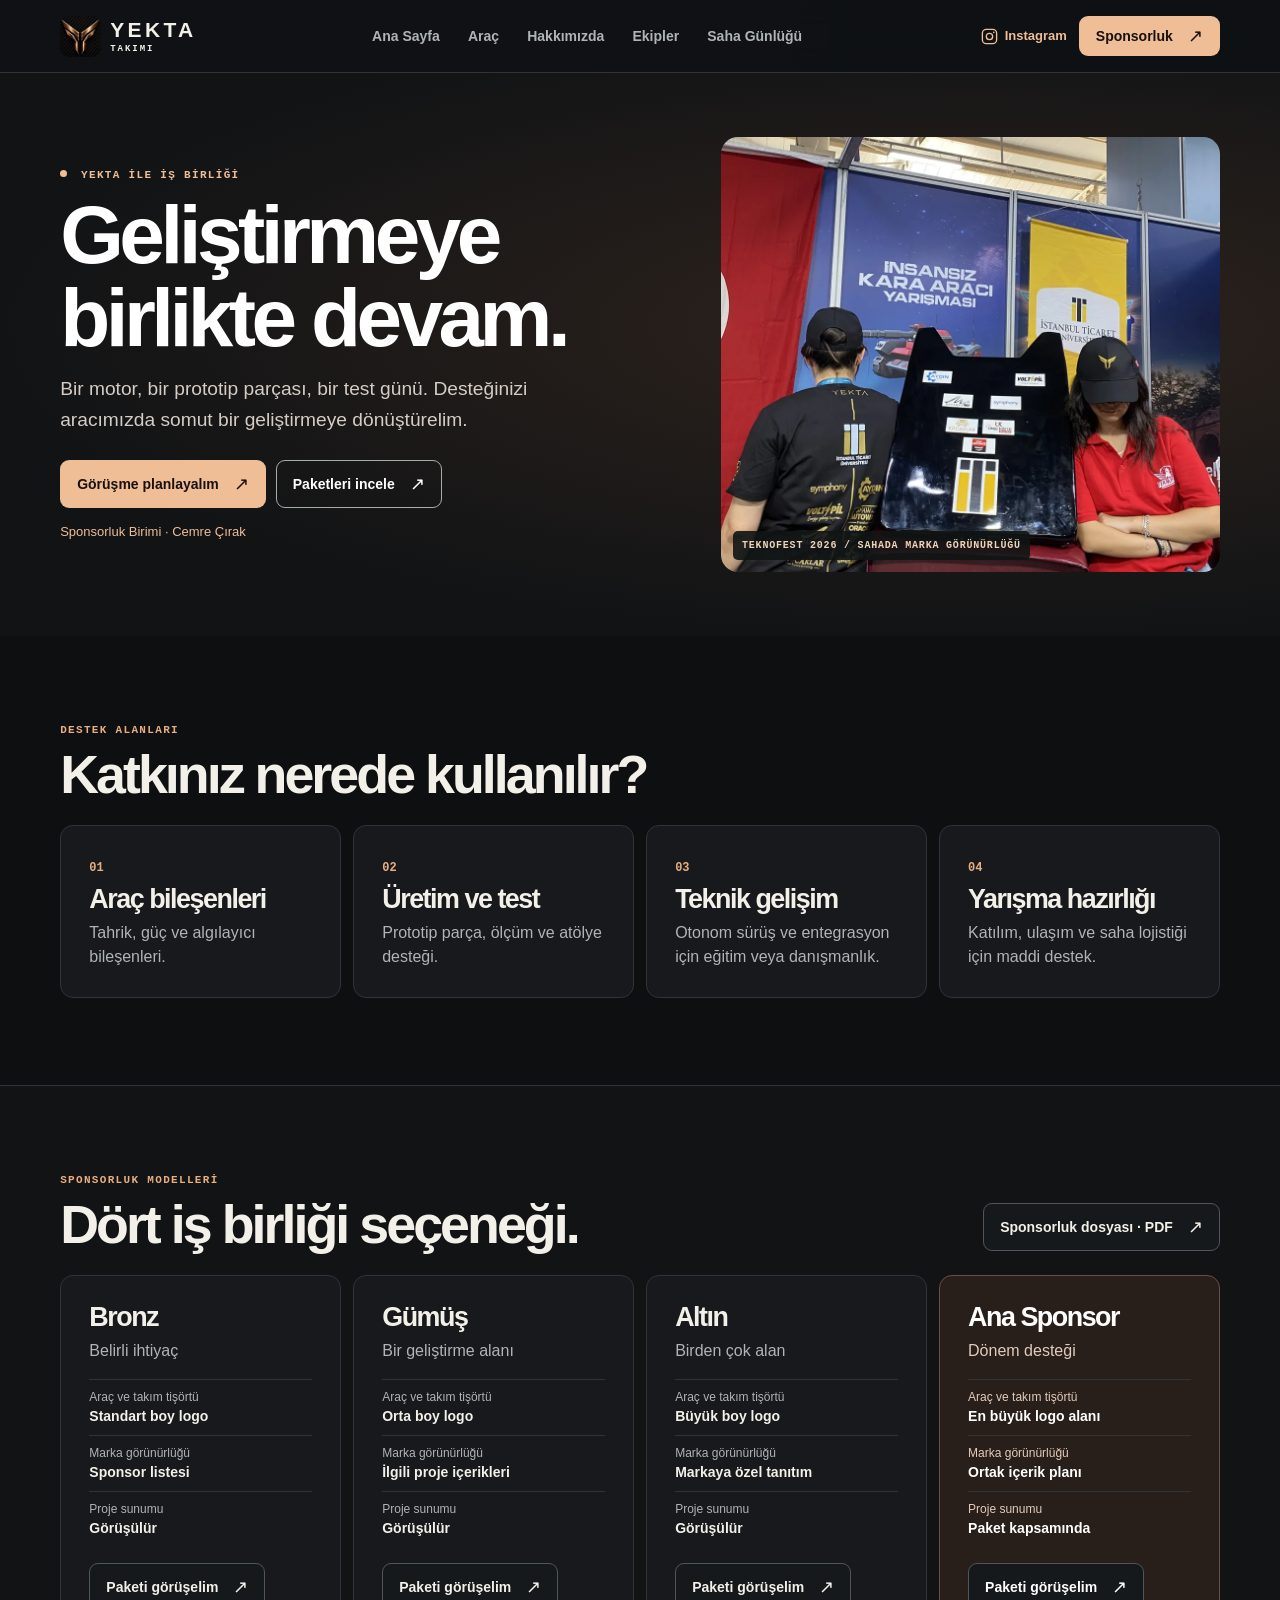
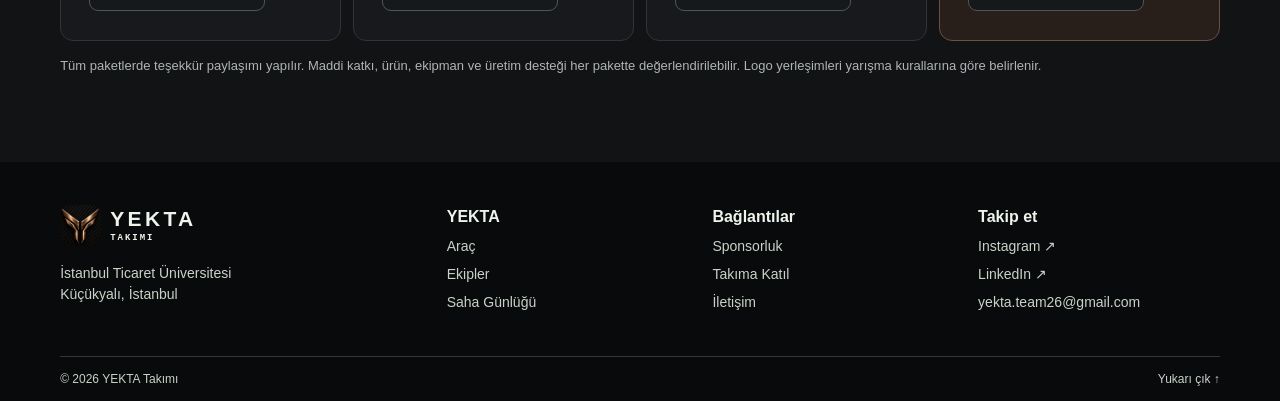
<file: sponsorluk.html>
<!doctype html>
<html lang="tr">
<head>
<meta charset="utf-8">
<meta name="viewport" content="width=device-width, initial-scale=1">
<meta name="description" content="YEKTA Takımı’yla ürün, üretim, teknik ve maddi destek iş birlikleri.">
<meta name="theme-color" content="#101313">
<meta property="og:title" content="Sponsorluk | YEKTA Takımı">
<meta property="og:description" content="YEKTA Takımı’yla ürün, üretim, teknik ve maddi destek iş birlikleri.">
<meta property="og:type" content="website">
<meta property="og:image" content="https://yektateam.me/assets/demo.webp">
<link rel="icon" href="assets/logo.png">
<link rel="stylesheet" href="style.css">
<script src="script.js" defer></script>
<title>Sponsorluk | YEKTA Takımı</title>
</head>
<body>
<a class="skip" href="#main">İçeriğe geç</a>
<header class="site-header">
 <div class="wrap nav-bar">
  <a class="brand" href="index.html" aria-label="YEKTA Takımı ana sayfa"><img src="assets/logo.png" alt="" width="42" height="42"><span>YEKTA <small>TAKIMI</small></span></a>
  <button class="menu-toggle" type="button" aria-expanded="false" aria-controls="nav" hidden>Menü <span aria-hidden="true">☰</span></button>
  <nav id="nav" aria-label="Ana menü"><a href="index.html">Ana Sayfa</a><a href="projects.html">Araç</a><a href="about.html">Hakkımızda</a><a href="teams.html">Ekipler</a><a href="gallery.html">Saha Günlüğü</a><a class="mobile-sponsor" href="sponsorluk.html">Sponsorluk ↗</a></nav>
  <div class="header-actions"><a class="header-instagram" aria-label="Instagram’da YEKTA" href="https://www.instagram.com/yekta.team.ika/" target="_blank" rel="noopener"><svg viewBox="0 0 24 24" width="19" height="19" fill="none" stroke="currentColor" stroke-width="1.7" aria-hidden="true"><rect x="3" y="3" width="18" height="18" rx="5"/><circle cx="12" cy="12" r="4"/><circle cx="17.4" cy="6.8" r="1" fill="currentColor" stroke="none"/></svg><span>Instagram</span></a><a class="button nav-action" href="sponsorluk.html" >Sponsorluk<span aria-hidden="true">↗</span></a></div>
 </div>
</header>
<main id="main">

<section class="sponsor-hero"><div class="wrap sponsor-grid">
 <div><p class="eyebrow"><i></i> YEKTA İLE İŞ BİRLİĞİ</p><h1>Geliştirmeye<br>birlikte devam.</h1><p class="lead">Bir motor, bir prototip parçası, bir test günü. Desteğinizi aracımızda somut bir geliştirmeye dönüştürelim.</p><div class="actions"><a class="button copper" href="mailto:yekta.team26@gmail.com?subject=YEKTA%20%7C%20Sponsorluk%20g%C3%B6r%C3%BC%C5%9Fmesi" >Görüşme planlayalım<span aria-hidden="true">↗</span></a><a class="button dark-secondary" href="#paketler" >Paketleri incele<span aria-hidden="true">↗</span></a></div><p class="sponsor-contact">Sponsorluk Birimi · Cemre Çırak</p></div>
 <figure class="sponsor-photo"><img src="assets/stand.webp" alt="YEKTA aracında ve takım tişörtünde destekçi markaların logoları" loading="lazy" ><figcaption>TEKNOFEST 2026 / SAHADA MARKA GÖRÜNÜRLÜĞÜ</figcaption></figure>
</div></section>
<section class="wrap section">
 <div class="section-heading"><div><p class="eyebrow">DESTEK ALANLARI</p><h2>Katkınız nerede kullanılır?</h2></div></div>
 <div class="support-grid">
  <article><small>01</small><h3>Araç bileşenleri</h3><p>Tahrik, güç ve algılayıcı bileşenleri.</p></article>
  <article><small>02</small><h3>Üretim ve test</h3><p>Prototip parça, ölçüm ve atölye desteği.</p></article>
  <article><small>03</small><h3>Teknik gelişim</h3><p>Otonom sürüş ve entegrasyon için eğitim veya danışmanlık.</p></article>
  <article><small>04</small><h3>Yarışma hazırlığı</h3><p>Katılım, ulaşım ve saha lojistiği için maddi destek.</p></article>
 </div>
</section>
<section class="packages-section" id="paketler"><div class="wrap section">
 <div class="section-heading"><div><p class="eyebrow">SPONSORLUK MODELLERİ</p><h2>Dört iş birliği seçeneği.</h2></div><a class="button secondary" href="assets/yekta-sponsorluk-dosyasi.pdf" target="_blank" rel="noopener">Sponsorluk dosyası · PDF<span aria-hidden="true">↗</span></a></div>
 <div class="package-grid"><article class="package"><h3>Bronz</h3><p>Belirli ihtiyaç</p><dl><div><dt>Araç ve takım tişörtü</dt><dd>Standart boy logo</dd></div><div><dt>Marka görünürlüğü</dt><dd>Sponsor listesi</dd></div><div><dt>Proje sunumu</dt><dd>Görüşülür</dd></div></dl><a class="button secondary" href="mailto:yekta.team26@gmail.com?subject=YEKTA%20%7C%20Bronz%20sponsorluk%20g%C3%B6r%C3%BC%C5%9Fmesi" >Paketi görüşelim<span aria-hidden="true">↗</span></a></article><article class="package"><h3>Gümüş</h3><p>Bir geliştirme alanı</p><dl><div><dt>Araç ve takım tişörtü</dt><dd>Orta boy logo</dd></div><div><dt>Marka görünürlüğü</dt><dd>İlgili proje içerikleri</dd></div><div><dt>Proje sunumu</dt><dd>Görüşülür</dd></div></dl><a class="button secondary" href="mailto:yekta.team26@gmail.com?subject=YEKTA%20%7C%20G%C3%BCm%C3%BC%C5%9F%20sponsorluk%20g%C3%B6r%C3%BC%C5%9Fmesi" >Paketi görüşelim<span aria-hidden="true">↗</span></a></article><article class="package"><h3>Altın</h3><p>Birden çok alan</p><dl><div><dt>Araç ve takım tişörtü</dt><dd>Büyük boy logo</dd></div><div><dt>Marka görünürlüğü</dt><dd>Markaya özel tanıtım</dd></div><div><dt>Proje sunumu</dt><dd>Görüşülür</dd></div></dl><a class="button secondary" href="mailto:yekta.team26@gmail.com?subject=YEKTA%20%7C%20Alt%C4%B1n%20sponsorluk%20g%C3%B6r%C3%BC%C5%9Fmesi" >Paketi görüşelim<span aria-hidden="true">↗</span></a></article><article class="package"><h3>Ana Sponsor</h3><p>Dönem desteği</p><dl><div><dt>Araç ve takım tişörtü</dt><dd>En büyük logo alanı</dd></div><div><dt>Marka görünürlüğü</dt><dd>Ortak içerik planı</dd></div><div><dt>Proje sunumu</dt><dd>Paket kapsamında</dd></div></dl><a class="button secondary" href="mailto:yekta.team26@gmail.com?subject=YEKTA%20%7C%20Ana%20Sponsor%20sponsorluk%20g%C3%B6r%C3%BC%C5%9Fmesi" >Paketi görüşelim<span aria-hidden="true">↗</span></a></article></div>
 <p class="fine-print">Tüm paketlerde teşekkür paylaşımı yapılır. Maddi katkı, ürün, ekipman ve üretim desteği her pakette değerlendirilebilir. Logo yerleşimleri yarışma kurallarına göre belirlenir.</p>
</div></section>

</main>
<footer class="site-footer">
 <div class="wrap footer-grid">
  <div><a class="brand" href="index.html" aria-label="YEKTA Takımı ana sayfa"><img src="assets/logo.png" alt="" width="42" height="42"><span>YEKTA <small>TAKIMI</small></span></a><p>İstanbul Ticaret Üniversitesi<br>Küçükyalı, İstanbul</p></div>
  <div><strong>YEKTA</strong><a href="projects.html">Araç</a><a href="teams.html">Ekipler</a><a href="gallery.html">Saha Günlüğü</a></div>
  <div><strong>Bağlantılar</strong><a href="sponsorluk.html">Sponsorluk</a><a href="apply.html">Takıma Katıl</a><a href="contact.html">İletişim</a></div>
  <div><strong>Takip et</strong><a href="https://www.instagram.com/yekta.team.ika/" target="_blank" rel="noopener">Instagram ↗</a><a href="https://www.linkedin.com/company/yekta-team/" target="_blank" rel="noopener">LinkedIn ↗</a><a href="mailto:yekta.team26@gmail.com">yekta.team26@gmail.com</a></div>
 </div>
 <div class="wrap footer-base"><span>© 2026 YEKTA Takımı</span><a href="#main">Yukarı çık ↑</a></div>
</footer>
</body>
</html>
</file>
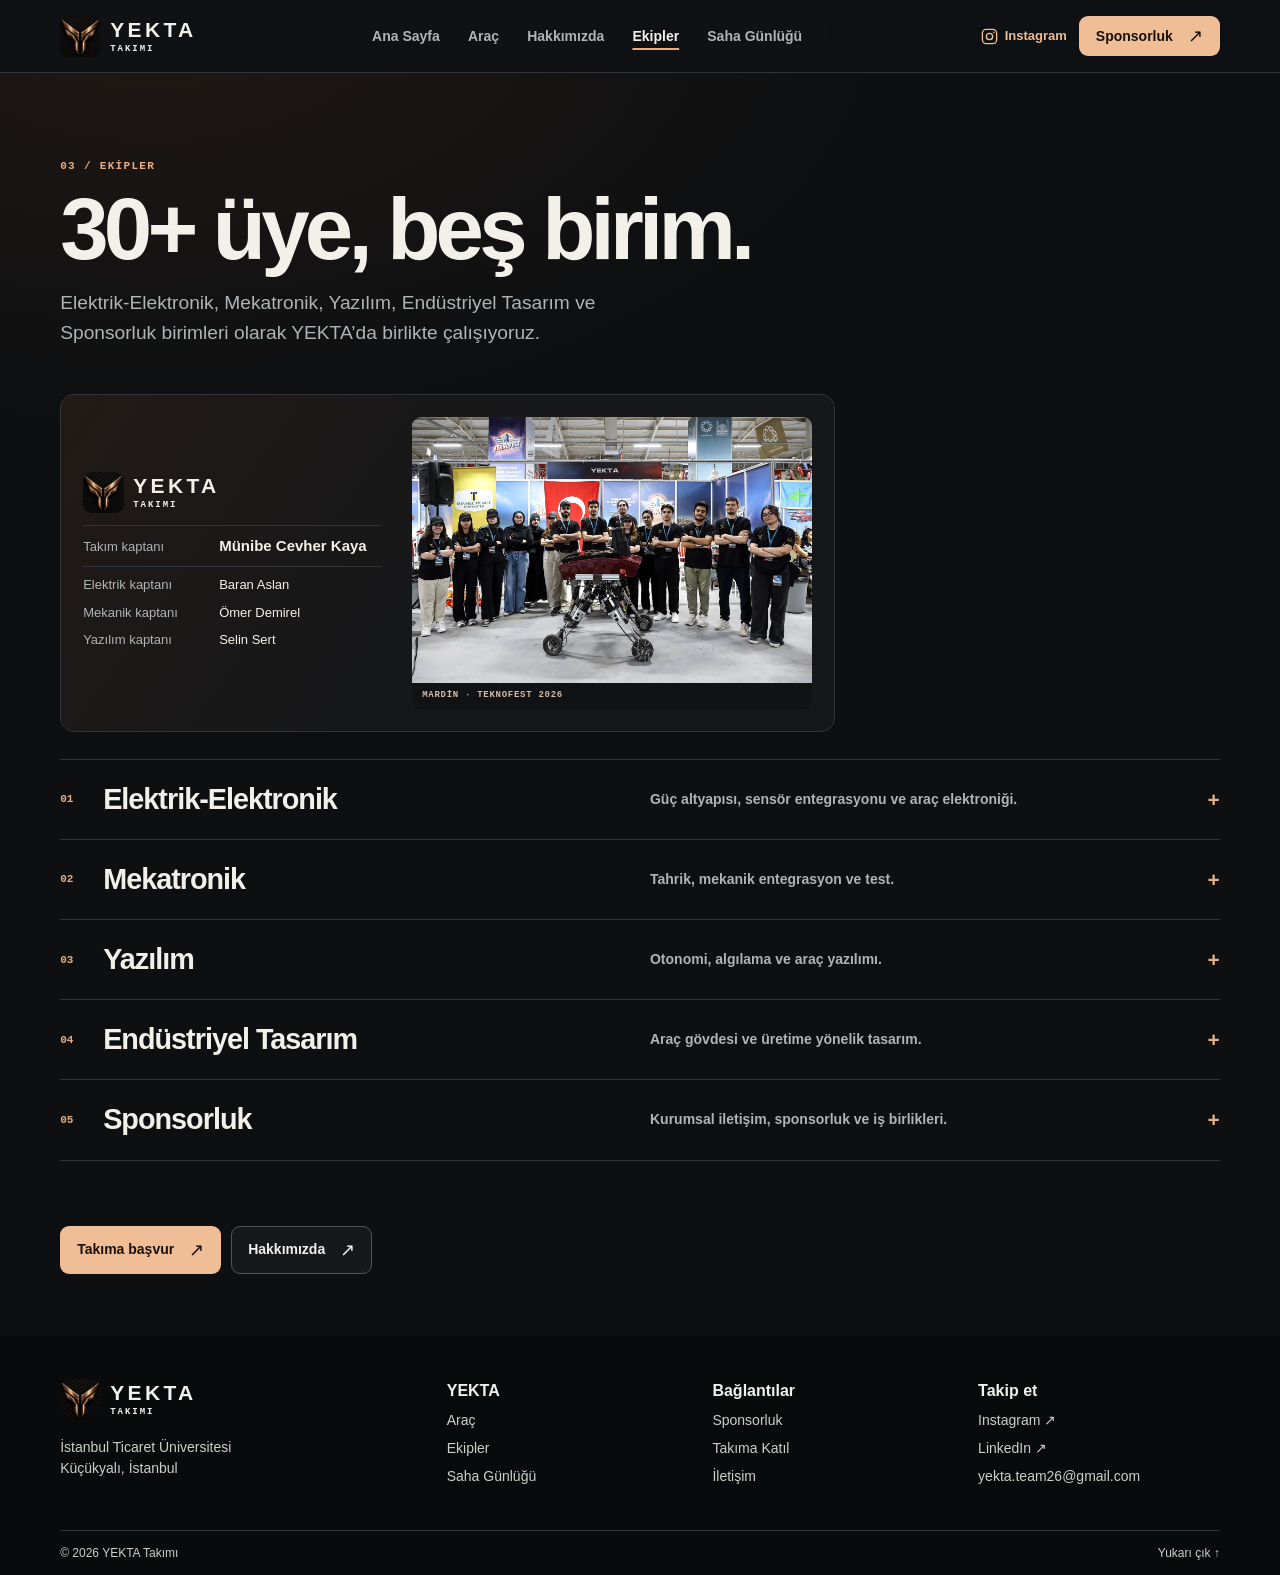
<file: teams.html>
<!doctype html>
<html lang="tr">
<head>
<meta charset="utf-8">
<meta name="viewport" content="width=device-width, initial-scale=1">
<meta name="description" content="YEKTA’nın Elektrik-Elektronik, Mekatronik, Yazılım, Endüstriyel Tasarım ve Sponsorluk birimleri.">
<meta name="theme-color" content="#101313">
<meta property="og:title" content="Ekipler | YEKTA Takımı">
<meta property="og:description" content="YEKTA’nın Elektrik-Elektronik, Mekatronik, Yazılım, Endüstriyel Tasarım ve Sponsorluk birimleri.">
<meta property="og:type" content="website">
<meta property="og:image" content="https://yektateam.me/assets/demo.webp">
<link rel="icon" href="assets/logo.png">
<link rel="stylesheet" href="style.css?v=team-layout-4">
<script src="script.js" defer></script>
<title>Ekipler | YEKTA Takımı</title>
</head>
<body>
<a class="skip" href="#main">İçeriğe geç</a>
<header class="site-header">
 <div class="wrap nav-bar">
  <a class="brand" href="index.html" aria-label="YEKTA Takımı ana sayfa"><img src="assets/logo.png" alt="" width="42" height="42"><span>YEKTA <small>TAKIMI</small></span></a>
  <button class="menu-toggle" type="button" aria-expanded="false" aria-controls="nav" hidden>Menü <span aria-hidden="true">☰</span></button>
  <nav id="nav" aria-label="Ana menü"><a href="index.html">Ana Sayfa</a><a href="projects.html">Araç</a><a href="about.html">Hakkımızda</a><a href="teams.html" aria-current="page">Ekipler</a><a href="gallery.html">Saha Günlüğü</a><a class="mobile-sponsor" href="sponsorluk.html">Sponsorluk ↗</a></nav>
  <div class="header-actions"><a class="header-instagram" aria-label="Instagram’da YEKTA" href="https://www.instagram.com/yekta.team.ika/" target="_blank" rel="noopener"><svg viewBox="0 0 24 24" width="19" height="19" fill="none" stroke="currentColor" stroke-width="1.7" aria-hidden="true"><rect x="3" y="3" width="18" height="18" rx="5"/><circle cx="12" cy="12" r="4"/><circle cx="17.4" cy="6.8" r="1" fill="currentColor" stroke="none"/></svg><span>Instagram</span></a><a class="button nav-action" href="sponsorluk.html" >Sponsorluk<span aria-hidden="true">↗</span></a></div>
 </div>
</header>
<main id="main">
<header class="wrap page-intro"><p class="eyebrow">03 / EKİPLER</p><h1>30+ üye, beş birim.</h1><p class="lead">Elektrik-Elektronik, Mekatronik, Yazılım, Endüstriyel Tasarım ve Sponsorluk birimleri olarak YEKTA’da birlikte çalışıyoruz.</p></header>
<section class="wrap">
 <div class="team-intro-card">
  <div class="team-intro-copy">
   <div class="brand team-brand"><img src="assets/logo.png" alt="" width="42" height="42"><span>YEKTA <small>TAKIMI</small></span></div>
   <dl class="team-leadership" aria-label="Takım kaptanları">
    <div class="leadership-primary"><dt>Takım kaptanı</dt><dd>Münibe Cevher Kaya</dd></div>
    <div><dt>Elektrik kaptanı</dt><dd>Baran Aslan</dd></div>
    <div><dt>Mekanik kaptanı</dt><dd>Ömer Demirel</dd></div>
    <div><dt>Yazılım kaptanı</dt><dd>Selin Sert</dd></div>
   </dl>
  </div>
  <figure class="team-photo"><img src="assets/mardin-team.webp" alt="YEKTA Takımı, Mardin’deki TEKNOFEST standında araçla birlikte" loading="lazy" width="1500" height="999"><figcaption>MARDİN · TEKNOFEST 2026</figcaption></figure>
 </div>
 <div class="team-rows"><details><summary><span class="row-number">01</span><strong>Elektrik-Elektronik</strong><span class="row-desc">Güç altyapısı, sensör entegrasyonu ve araç elektroniği.</span></summary><div class="team-detail"><p class="team-captain"><span>Elektrik Kaptanı</span><strong>Baran Aslan</strong></p><ul class="member-roster" aria-label="Elektrik-Elektronik ekip üyeleri"><li>Arif Burak Özdemir</li><li>Ece Yıldırım</li><li>Mustafa</li><li>Nesrin Serra Şençalış</li><li>Yiğit Alp Arı</li><li>Yiğit Deniz Elmas</li><li>Yüksel Ulukan</li></ul></div></details><details><summary><span class="row-number">02</span><strong>Mekatronik</strong><span class="row-desc">Tahrik, mekanik entegrasyon ve test.</span></summary><div class="team-detail"><p class="team-captain"><span>Mekanik Kaptanı</span><strong>Ömer Demirel</strong></p><ul class="member-roster" aria-label="Mekatronik ekip üyeleri"><li>Atilla Avcılar</li><li>Abdurrahim Çevik</li><li>Ayhan Emre Ergün</li><li>Berke Bayramoğlu</li><li>Dilruba Doğan</li><li>Ülkü Türkan Kılıçarslan</li><li>Zehra Yaren Kertlez</li></ul></div></details><details><summary><span class="row-number">03</span><strong>Yazılım</strong><span class="row-desc">Otonomi, algılama ve araç yazılımı.</span></summary><div class="team-detail"><p class="team-captain"><span>Yazılım Kaptanı</span><strong>Selin Sert</strong></p><ul class="member-roster" aria-label="Yazılım ekip üyeleri"><li>Ahmet Emir Dündar</li><li>Batu</li><li>Eyüp Sucu</li><li>Münibe Cevher Kaya</li></ul></div></details><details><summary><span class="row-number">04</span><strong>Endüstriyel Tasarım</strong><span class="row-desc">Araç gövdesi ve üretime yönelik tasarım.</span></summary><div class="team-detail"><ul class="member-roster" aria-label="Endüstriyel Tasarım ekip üyeleri"><li>Dilara Bayram</li><li>Emre Keskin</li><li>Hatice Feyzanur Çıkcı</li><li>Kemal Eren Çiftçi</li><li>Lara İspir</li><li>Nur Nisa Kara</li><li>Yaren Özge Yıldız</li><li>Zeynep Berin Özdemir</li></ul></div></details><details><summary><span class="row-number">05</span><strong>Sponsorluk</strong><span class="row-desc">Kurumsal iletişim, sponsorluk ve iş birlikleri.</span></summary><div class="team-detail"><ul class="member-roster" aria-label="Sponsorluk ekip üyeleri"><li>Cemre Çırak</li></ul></div></details></div>
 <div class="actions section compact"><a class="button primary" href="apply.html" >Takıma başvur<span aria-hidden="true">↗</span></a><a class="button secondary" href="about.html" >Hakkımızda<span aria-hidden="true">↗</span></a></div>
</section>
</main>
<footer class="site-footer">
 <div class="wrap footer-grid">
  <div><a class="brand" href="index.html" aria-label="YEKTA Takımı ana sayfa"><img src="assets/logo.png" alt="" width="42" height="42"><span>YEKTA <small>TAKIMI</small></span></a><p>İstanbul Ticaret Üniversitesi<br>Küçükyalı, İstanbul</p></div>
  <div><strong>YEKTA</strong><a href="projects.html">Araç</a><a href="teams.html">Ekipler</a><a href="gallery.html">Saha Günlüğü</a></div>
  <div><strong>Bağlantılar</strong><a href="sponsorluk.html">Sponsorluk</a><a href="apply.html">Takıma Katıl</a><a href="contact.html">İletişim</a></div>
  <div><strong>Takip et</strong><a href="https://www.instagram.com/yekta.team.ika/" target="_blank" rel="noopener">Instagram ↗</a><a href="https://www.linkedin.com/company/yekta-team/" target="_blank" rel="noopener">LinkedIn ↗</a><a href="mailto:yekta.team26@gmail.com">yekta.team26@gmail.com</a></div>
 </div>
 <div class="wrap footer-base"><span>© 2026 YEKTA Takımı</span><a href="#main">Yukarı çık ↑</a></div>
</footer>
</body>
</html>
</file>
<file: style.css>
:root{color-scheme:dark;--paper:#0d0f11;--white:#f6f2ea;--black:#f3f0e9;--dark:#090a0b;--muted:#afb4b7;--line:#303338;--copper:#e9ae80;--gold:#efbd96;--sage:#191c1f;--mono:ui-monospace,Consolas,monospace;--gutter:clamp(20px,4.7vw,76px);--wide:1370px}
*{box-sizing:border-box}
html{scroll-behavior:smooth;scroll-padding-top:90px}
body{margin:0;color:var(--black);background:var(--paper);font-family:Arial,Helvetica,sans-serif;line-height:1.5}
a{color:inherit;text-decoration:none}
button{font:inherit}
img{display:block;width:100%;max-width:100%}
h1,h2,h3,p,figure,dl,dd{margin:0}
[hidden]{display:none!important}
:focus-visible{outline:2px solid var(--copper);outline-offset:4px}
.wrap{width:min(calc(100% - var(--gutter) * 2),var(--wide));margin-inline:auto}
.skip{position:fixed;top:8px;left:8px;background:#fff;color:#111;padding:12px;z-index:30;transform:translateY(-150%)}
.skip:focus{transform:none}
.site-header{position:sticky;top:0;z-index:10;background:#101215ee;border-bottom:1px solid var(--line);backdrop-filter:blur(14px)}
.nav-bar{display:flex;align-items:center;justify-content:space-between;gap:22px;min-height:72px}
.brand{display:inline-flex;align-items:center;gap:9px;font-size:21px;font-weight:900;letter-spacing:.16em;line-height:1;flex-shrink:0}
.brand img{width:41px;height:41px;border-radius:9px;object-fit:cover}
.brand small{display:block;font:700 9px/1 var(--mono);letter-spacing:.22em;margin-top:5px}
nav{display:flex;align-items:center;gap:clamp(12px,2.2vw,31px)}
nav a{padding:10px 0;font-size:14px;font-weight:700;color:var(--muted);white-space:nowrap}
nav a:hover,nav a[aria-current=page]{color:var(--black)}
nav a[aria-current=page]{text-decoration:underline;text-decoration-color:var(--copper);text-underline-offset:7px;text-decoration-thickness:2px}
.mobile-sponsor,.menu-toggle{display:none}
.button{display:inline-flex;align-items:center;justify-content:space-between;gap:15px;width:fit-content;min-height:48px;padding:11px 16px;border:1px solid transparent;border-radius:9px;font-size:14px;font-weight:750;line-height:1.3;transition:background .18s,border-color .18s,color .18s}
.button span{font-size:18px;font-weight:400;line-height:1}
.primary,.nav-action{background:var(--gold);color:#18110e}
.primary:hover,.nav-action:hover{background:#ffd6b6}
.nav-action{min-height:40px;padding-block:8px}
.secondary{border-color:#51545a;background:#16191c}
.secondary:hover{background:#26282e;border-color:#d29b74}
.copper{background:var(--gold);color:#18110e}
.copper:hover{background:#ffcfaa}
.dark-secondary{color:white;border-color:#a3afa5}
.dark-secondary:hover{background:#29231f}
.actions{display:flex;gap:10px;flex-wrap:wrap;margin-top:25px}
.eyebrow{font:750 11px/1.4 var(--mono);letter-spacing:.12em;text-transform:uppercase;color:var(--copper)}
.eyebrow i,.viewer-id i,.result-label i{display:inline-block;width:7px;height:7px;border-radius:50%;background:currentColor;margin:0 6px 1px 0}
h1,h2,h3{letter-spacing:-.055em;line-height:1.01}
h1{font-size:clamp(52px,6.8vw,105px);font-weight:800}
h2{font-size:clamp(34px,4.2vw,66px);font-weight:800}
h3{font-size:clamp(20px,2.4vw,35px)}
.lead{font-size:clamp(16px,1.5vw,21px);color:var(--muted);max-width:52ch;line-height:1.58}
.home-hero{display:grid;grid-template-columns:.88fr 1.12fr;gap:clamp(24px,4.6vw,78px);align-items:center;padding-block:clamp(28px,4.4vw,66px)}
.hero-copy h1{font-size:clamp(48px,5.6vw,93px);margin:18px 0}
.hero-copy h1 em{font-style:normal;color:var(--copper)}
.hero-copy .lead{max-width:38ch}
.viewer{min-width:0;position:relative;overflow:hidden;border:1px solid #5f5952;border-radius:19px;background:#7f8079;box-shadow:0 18px 70px #0007}
.viewer-toolbar{position:absolute;z-index:3;inset:13px 13px auto;display:flex;align-items:center;justify-content:space-between;gap:8px;pointer-events:none}
.viewer-id{padding:8px 9px;background:#151719e8;border:1px solid #747470;color:#f2eee7;border-radius:6px;font:750 10px/1.1 var(--mono);letter-spacing:.06em;white-space:nowrap}
.viewer-id i{color:#e3ae83;width:6px;height:6px;margin-right:4px}
.switch{display:flex;gap:2px;border:1px solid #666566;border-radius:8px;padding:3px;background:#17191ce8;pointer-events:auto;width:fit-content}
.switch button{border:0;border-radius:5px;padding:6px 10px;background:transparent;font-size:12px;color:#e8e4dd;cursor:pointer;white-space:nowrap;font-weight:700}
.switch button:hover{background:#333438}
.switch button[aria-pressed=true]{color:#17110d;background:var(--gold)}
.vehicle-frame{height:clamp(385px,39vw,570px);position:relative;overflow:hidden;isolation:isolate}
.design-view{background:radial-gradient(ellipse at 58% 61%,#c0bfb4 1%,#90938c 57%,#6b706d 100%)}
.grid-lines{position:absolute;inset:0;background-image:linear-gradient(#292f3038 1px,transparent 1px),linear-gradient(90deg,#292f3038 1px,transparent 1px);background-size:29px 29px;mask-image:linear-gradient(180deg,#0008,transparent 80%)}
.vehicle-word{position:absolute;inset:9% 0 auto;text-align:center;font-size:clamp(74px,12.4vw,184px);line-height:1;font-weight:900;letter-spacing:-.08em;color:#20282139;white-space:nowrap;pointer-events:none}
.render{position:absolute;inset:7% 4% 5%;width:92%;height:88%;object-fit:contain;mix-blend-mode:multiply;animation:enter .48s ease-out both}
.vehicle-frame figcaption{display:flex;justify-content:space-between;gap:12px;position:absolute;inset:auto 15px 13px;padding-top:8px;border-top:1px solid #242b2977;font:700 10px/1.3 var(--mono);letter-spacing:.07em;color:#131919}
.field-view img{height:100%;object-fit:cover;object-position:50% 56%}
.field-view::after{content:"";position:absolute;inset:55% 0 0;background:linear-gradient(transparent,#080b0bd9);pointer-events:none}
.field-view figcaption{color:#fff;z-index:1;border-color:#ffffff6a}
@keyframes enter{from{opacity:0;transform:translateY(12px)}to{opacity:1;transform:translateY(0)}}
.result-bar{background:#151719;color:var(--black);border-block:1px solid var(--line)}
.results{display:grid;grid-template-columns:.95fr 1fr 1.16fr 1fr}
.results>div{min-width:0;padding:20px clamp(10px,2.1vw,32px);border-left:1px solid #ffffff25;display:grid;gap:4px}
.results>div:first-child{border:0;padding-left:0}
.results>div:last-child{padding-right:0}
.results strong{font-size:clamp(27px,3.1vw,46px);line-height:1;letter-spacing:-.05em}
.results>div>span{font-size:13px;color:#b8b8b5}
.results .result-label{display:flex;gap:7px;align-items:center}
.result-label i{color:var(--gold);margin:0}
.result-label>span{font:750 11px/1.4 var(--mono);letter-spacing:.09em}
.result-label small{display:block;color:#c1b7ac;font-size:9px;margin-top:5px}
.section{padding-block:clamp(49px,6.8vw,103px)}
.section.compact{padding-block:40px 62px}
.section-heading{display:flex;justify-content:space-between;align-items:end;gap:18px 24px;flex-wrap:wrap;margin-bottom:24px}
.section-heading h2,.feature-copy h2{margin-top:8px}
.discovery-grid{display:grid;grid-template-columns:1.55fr 1fr;gap:14px}
.story{position:relative;display:flex;align-items:end;overflow:hidden;border-radius:17px;isolation:isolate;color:#fff;min-height:clamp(285px,35vw,510px);background:#203025}
.story img,.story::after{position:absolute;inset:0;height:100%;object-fit:cover;z-index:-1}
.story img{transition:transform .35s}
.story:hover img{transform:scale(1.04)}
.story::after{content:"";background:linear-gradient(0deg,#070e0eea,transparent 70%);z-index:-1}
.story-copy{padding:clamp(16px,3.4vw,36px);padding-right:47px}
.story-copy small,.feature-photo figcaption,.sponsor-photo figcaption{font:750 10px/1.3 var(--mono);letter-spacing:.08em;color:#efd3b9}
.story-copy h3{font-size:clamp(29px,4vw,60px);margin:7px 0}
.story-copy p{font-size:14px}
.story>b,.partner-banner>span{display:grid;place-items:center;flex-shrink:0;border-radius:50%;font-size:25px;font-weight:400}
.story>b{position:absolute;top:13px;right:13px;width:43px;height:43px;background:#101514b8}
.partner-banner{display:flex;justify-content:space-between;align-items:center;gap:14px;margin-top:15px;padding:clamp(19px,4vw,42px);border-radius:17px;background:linear-gradient(112deg,#29211c,#17191c);border:1px solid #514034;transition:background .2s}
.partner-banner:hover{background:#302520}
.partner-banner h3{margin:8px 0}
.partner-banner p:not(.eyebrow){color:var(--muted)}
.partner-banner>span{height:49px;width:49px;background:var(--gold);color:#17110d}
.page-intro{padding-block:clamp(43px,6.7vw,100px) clamp(24px,3.5vw,50px)}
.page-intro h1,.sponsor-hero h1{margin:11px 0 15px}
.vehicle-layout,.feature-grid,.sponsor-grid{display:grid;grid-template-columns:1.2fr 1fr;gap:clamp(17px,4vw,62px);align-items:start}
.tech-panel{padding:clamp(17px,3vw,36px);border:1px solid var(--line);border-radius:18px;background:#17191c}
.tech-panel h2{font-size:clamp(25px,3.1vw,43px);margin:8px 0 18px}
details{border-top:1px solid var(--line)}
summary{display:flex;align-items:center;gap:10px;cursor:pointer;list-style:none;padding:13px 0;font-weight:700}
summary::-webkit-details-marker{display:none}
summary::after{content:"+";margin-left:auto;font-size:21px;line-height:1;color:var(--copper)}
details[open]>summary::after{content:"−"}
details p{padding:0 12px 13px 0;color:var(--muted)}
.feature-grid,.gallery-section,.choice-grid{margin-bottom:clamp(50px,8vw,115px)}
.feature-grid{align-items:center}
.feature-photo,.sponsor-photo{position:relative;overflow:hidden;border-radius:17px;background:#28342c}
.feature-photo img,.sponsor-photo img{height:clamp(290px,34vw,490px);object-fit:cover}
.feature-photo figcaption,.sponsor-photo figcaption{position:absolute;bottom:12px;left:12px;background:#101514e6;padding:8px 9px;border-radius:5px}
.feature-copy .lead{margin-top:14px}
.team-rows{border-bottom:1px solid var(--line)}
.team-rows summary{padding-block:18px;display:grid;grid-template-columns:33px 1fr 1fr 23px}
.team-rows summary strong{font-size:clamp(18px,2.25vw,30px);letter-spacing:-.035em}
.row-number{font:750 11px var(--mono);color:var(--copper)}
.row-desc{font-size:14px;color:var(--muted)}
.team-detail{padding-left:43px}
.gallery-controls{margin-bottom:17px}
.gallery-grid{display:grid;grid-template-columns:repeat(3,1fr);gap:24px 15px}
.gallery-link{display:block;overflow:hidden;position:relative;border-radius:13px;background:var(--sage)}
.gallery-link img{aspect-ratio:1.32;object-fit:cover;object-position:50% 65%;transition:transform .25s}
.gallery-link:hover img{transform:scale(1.035)}
.gallery-link span{position:absolute;top:9px;right:9px;padding:4px 9px;background:#111b;color:white;border-radius:6px}
.gallery-grid figcaption{font-weight:700;font-size:15px;margin-top:7px}
.gallery-grid figcaption small{display:block;color:var(--copper);font:700 10px/1.5 var(--mono)}
.lightbox{max-width:min(92vw,1100px);max-height:93vh;border:0;border-radius:14px;padding:10px;color:white;background:var(--dark)}
.lightbox::backdrop{background:#09100eec}
.lightbox-inner{position:relative}
.lightbox-inner img{width:auto;max-width:100%;max-height:78vh;margin-inline:auto;border-radius:8px}
.lightbox-inner form{position:absolute;right:6px;top:6px}
.lightbox-inner button{width:44px;height:44px;border:0;border-radius:8px;background:var(--dark);color:#fff;font-size:25px;cursor:pointer}
.lightbox-inner p{padding:8px 3px 0;font-size:14px}
.sponsor-hero{background:radial-gradient(ellipse at 76% 45%,#2e231d,#111315 73%);color:#fff;padding-block:clamp(33px,5vw,75px)}
.sponsor-hero .eyebrow{color:var(--gold)}
.sponsor-hero .lead{color:#d5cdc5}
.sponsor-grid{align-items:center;grid-template-columns:1.1fr .9fr}
.sponsor-hero h1{font-size:clamp(45px,6.4vw,95px)}
.sponsor-photo img{object-position:50% 77%}
.support-grid,.package-grid{display:grid;grid-template-columns:repeat(4,1fr);gap:12px}
.support-grid article,.package,.choice-grid article{padding:clamp(14px,2.2vw,29px);border:1px solid var(--line);background:#17191c;border-radius:13px}
.support-grid small{color:var(--copper);font:750 12px var(--mono)}
.support-grid h3,.package h3{font-size:clamp(20px,2.1vw,30px);margin:8px 0}
.support-grid p,.package p,.choice-grid article>p:not(.eyebrow),.fine-print{color:var(--muted)}
.packages-section{background:#111315;border-top:1px solid var(--line)}
.package{display:flex;flex-direction:column;min-width:0}
.package:last-child{background:#281f1a;color:#fff;border-color:#695044}
.package:last-child p,.package:last-child dt{color:#e3cbbc}
.package:last-child a:hover{color:var(--black)}
.package h3{margin-top:0}
.package dl{margin:16px 0}
.package dl>div{border-top:1px solid var(--line);padding:8px 0}
.package dt{color:var(--muted);font-size:12px}
.package dd{font-weight:700;font-size:14px}
.package .button{margin-top:auto}
.fine-print{margin-top:15px;font-size:13px}
.choice-grid{display:grid;grid-template-columns:1fr 1fr;gap:14px}
.choice-grid h2{font-size:clamp(26px,3.1vw,48px);margin:10px 0}
.choice-grid article>.button{margin-top:18px}
.under{text-decoration:underline;text-underline-offset:4px}
.site-footer{background:var(--dark);color:#eef4ec}
.footer-grid{display:grid;grid-template-columns:1.5fr 1fr 1fr 1fr;gap:24px;padding-block:43px}
.footer-grid>div:not(:first-child){display:grid;align-content:start;gap:7px}
.footer-grid p,.footer-grid>div:not(:first-child) a{color:#c8d3c8;font-size:14px}
.footer-grid p{margin-top:10px}
.footer-grid a:hover,.footer-base a:hover{color:var(--gold)}
.footer-base{display:flex;justify-content:space-between;gap:14px;border-top:1px solid #ffffff2e;padding-block:13px;color:#c8d3c8;font-size:12px}
@media(max-width:1000px){.home-hero{gap:25px}.support-grid,.package-grid{grid-template-columns:repeat(2,1fr)}}
@media(max-width:840px){
 .nav-bar{flex-wrap:wrap;gap:8px 15px;padding-block:9px;min-height:61px}
 .header-actions .nav-action{display:none}
 .header-actions{margin-left:auto}.menu-toggle{order:2;display:inline-flex;gap:8px;align-items:center;min-height:41px;border-radius:8px;border:1px solid var(--line);background:#17191c;color:var(--black);padding:6px 11px;cursor:pointer}
 nav{order:3;width:100%;flex-wrap:wrap;gap:3px 17px;padding:4px 0}
 nav a{padding:7px 0}
 .mobile-sponsor{display:inline}
 .home-hero,.vehicle-layout,.feature-grid,.sponsor-grid{grid-template-columns:1fr}
 .hero-copy h1{font-size:clamp(45px,9.8vw,75px)}
 .hero-copy .lead{max-width:45ch}
 .vehicle-frame{height:clamp(330px,78vw,535px)}
 .vehicle-word{font-size:clamp(92px,19vw,176px)}
 .footer-grid{grid-template-columns:repeat(2,1fr)}
}
@media(max-width:560px){
 .hero-copy h1{font-size:clamp(39px,10.5vw,60px);margin:13px 0}
 .actions{margin-top:17px}
 .button{min-height:43px;padding:9px 12px;gap:9px}
 .vehicle-frame{height:clamp(280px,83vw,410px)}
 .viewer-toolbar{inset:9px 9px auto}
 .vehicle-frame figcaption{font-size:9px;inset:auto 10px 10px}
 .results{grid-template-columns:repeat(3,1fr)}
 .results .result-label{grid-column:1/-1;padding:12px 0 7px;border-bottom:1px solid #ffffff25}
 .result-label small{display:inline;margin-left:6px}
 .results>div{padding:12px 7px 15px}
 .results>div:nth-child(2){border-left:0;padding-left:0}
 .results>div>span{font-size:11px}
 .discovery-grid,.choice-grid{grid-template-columns:1fr}
 .story{min-height:268px}
 .partner-banner>span{width:35px;height:35px;font-size:19px}
 .gallery-grid{grid-template-columns:repeat(2,1fr);gap:15px 9px}
 .gallery-grid figcaption{font-size:13px}
 .team-rows summary{grid-template-columns:25px 1fr 23px}
 .row-desc{grid-column:2;grid-row:2}
 .team-rows summary::after{grid-column:3;grid-row:1}
 .team-detail{padding-left:35px}
 .package .button{font-size:12px}
}
@media(max-width:350px){.package-grid{grid-template-columns:1fr}.footer-grid{grid-template-columns:1fr}.viewer-toolbar{inset:6px 6px auto}.viewer-id{font-size:9px}.switch button{padding-inline:7px}}
@media(prefers-reduced-motion:reduce){*,*::before,*::after{animation:none!important;transition:none!important;scroll-behavior:auto!important}}
.render{inset:6% 4% 7%;height:87%;mask-image:linear-gradient(#000 93%,transparent)}
.identity{display:flex;gap:22px;align-items:center;justify-content:space-between;padding:clamp(18px,4vw,42px);background:#17191c;border:1px solid var(--line);border-radius:16px;margin-bottom:clamp(50px,8vw,115px)}
.identity h2{margin-top:9px;font-size:clamp(26px,3.1vw,48px)}
.identity img{width:clamp(92px,20vw,220px);height:auto;border-radius:10px}

body{background:radial-gradient(ellipse 70% 520px at 12% 0%,#211915 0,transparent 82%),var(--paper)}
.header-actions{display:flex;align-items:center;gap:10px;flex-shrink:0}
.header-instagram{display:inline-flex;align-items:center;gap:6px;padding:8px 2px;color:var(--gold);font-size:13px;font-weight:700}
.header-instagram:hover,.hero-instagram:hover{color:#ffdfc7}
.hero-instagram{display:flex;width:fit-content;align-items:center;gap:10px;color:var(--gold);margin-top:24px;padding:9px 0}
.hero-instagram .ig-mark{display:grid;place-items:center;width:36px;height:36px;border-radius:9px;border:1px solid #6a4836;background:#271c16}
.hero-instagram small,.hero-instagram strong{display:block}
.hero-instagram small{font:700 9px/1.4 var(--mono);letter-spacing:.09em;color:var(--muted)}
.hero-instagram strong{font-size:14px}
.hero-instagram>span:last-child{font-size:15px;margin-left:4px}
@media(max-width:1020px){.header-instagram span{display:none}.header-instagram{padding-inline:7px}}
@media(max-width:840px){.header-instagram span{display:inline}.hero-instagram{margin-top:14px}}
@media(max-width:390px){.header-instagram span{display:none}}
.team-intro-card{display:grid;grid-template-columns:minmax(0,1fr) minmax(0,400px);align-items:center;gap:clamp(12px,2.4vw,32px);max-width:775px;margin:0 0 27px;padding:clamp(14px,2vw,22px);border:1px solid var(--line);border-radius:14px;background:linear-gradient(125deg,#211a17,#151719 55%)}
.team-intro-copy{width:100%;min-width:0}
.team-brand{margin-bottom:12px}
.team-leadership{margin:0}
.team-leadership>div{display:grid;grid-template-columns:8rem minmax(0,1fr);align-items:baseline;gap:3px 8px;padding:4px 0;font-size:13px}
.team-leadership dt{color:var(--muted)}
.team-leadership dd{margin:0;color:var(--white)}
.team-leadership .leadership-primary{padding:9px 0;margin-bottom:4px;border-block:1px solid var(--line)}
.leadership-primary dd{font-size:15px;font-weight:700}
@media(max-width:370px){.team-leadership>div{grid-template-columns:minmax(0,1fr)}}
.team-photo{overflow:hidden;min-width:0;border-radius:9px;background:#101214}
.team-photo img{height:auto}
.team-photo figcaption{padding:7px 10px;color:#d3bba9;font:700 9px/1.3 var(--mono);letter-spacing:.08em}
@media(max-width:560px){
 .team-intro-card{grid-template-columns:minmax(0,1fr);justify-items:start}
 .team-photo{max-width:400px}
}
.team-captain{display:flex;flex-wrap:wrap;align-items:baseline;gap:4px 12px}
.team-captain span{color:var(--gold);font-size:13px}
.team-captain strong{color:var(--white)}
.member-roster{display:grid;grid-template-columns:repeat(auto-fit,minmax(min(100%,165px),1fr));gap:8px;margin:0 0 18px;padding:0;list-style:none}
.member-roster li{padding:8px 10px;border:1px solid var(--line);border-radius:7px;color:var(--muted);font-size:14px}
.sponsor-contact{margin-top:14px;color:var(--gold);font-size:13px}
.gallery-controls{flex-wrap:wrap;max-width:100%}
</file>
